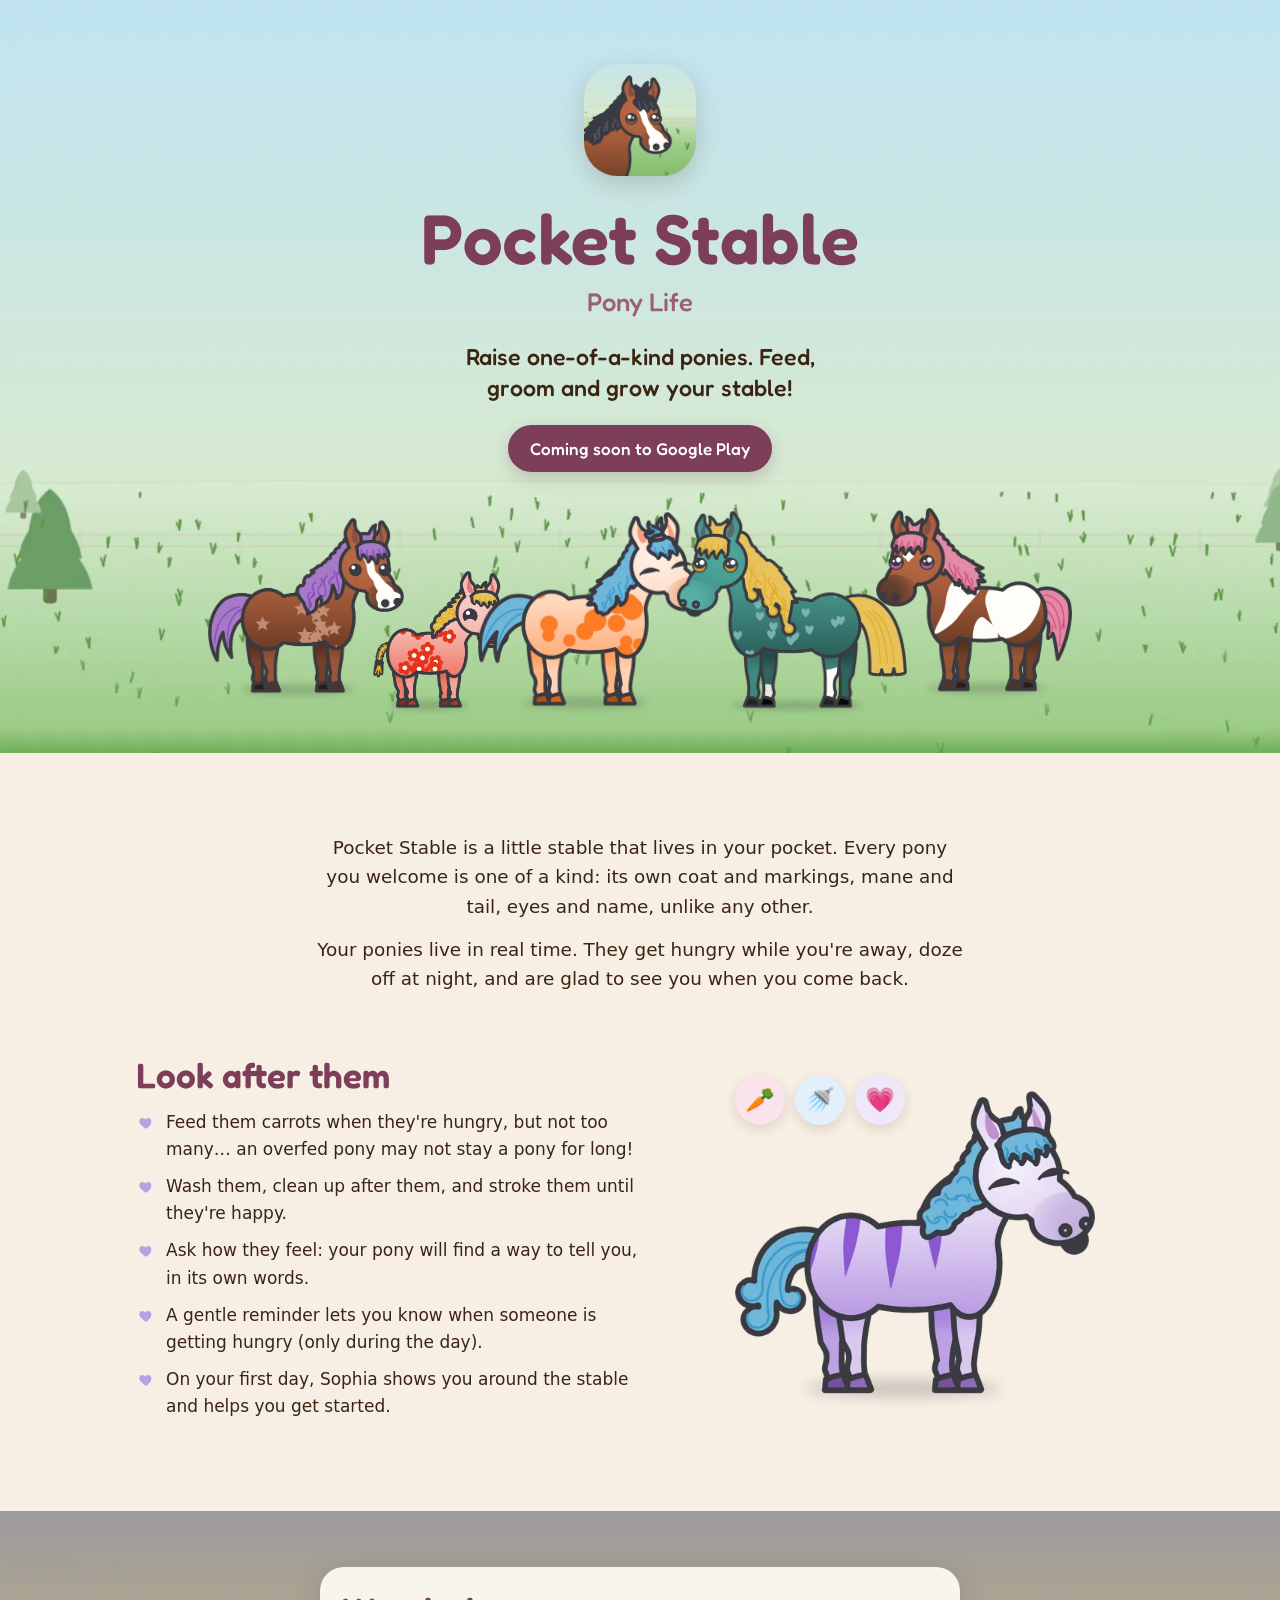
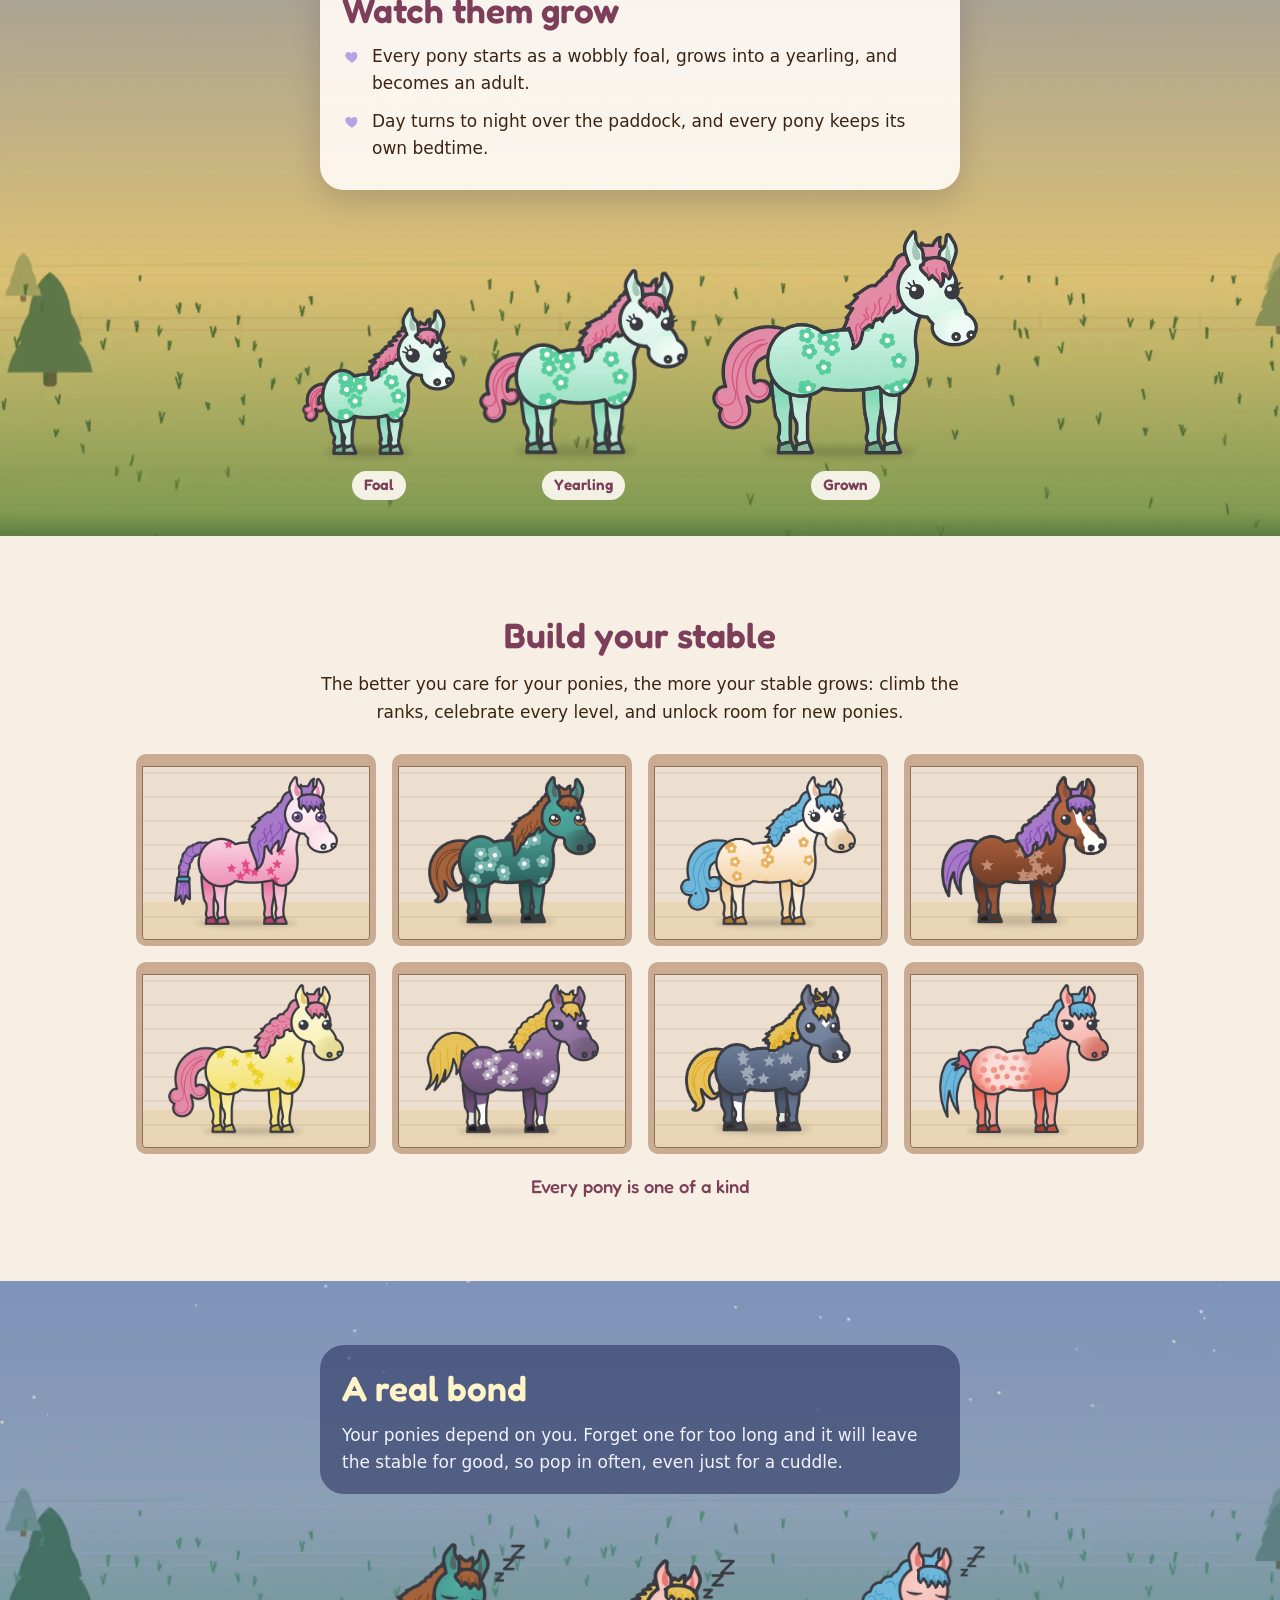
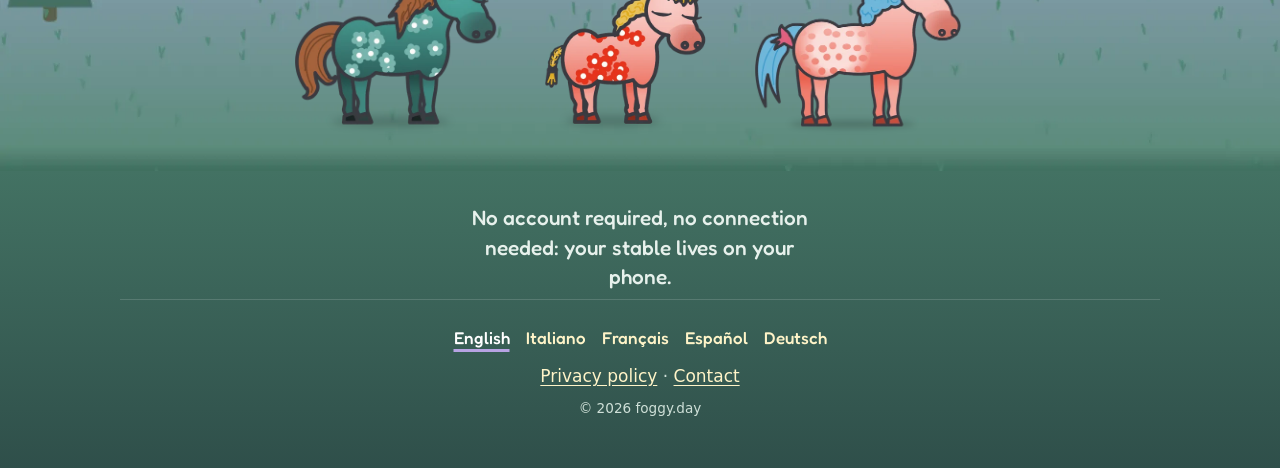
<file: docs/index.html>
<!doctype html>
<html lang="en">
<head>
  <meta charset="utf-8">
  <meta name="viewport" content="width=device-width, initial-scale=1">
  <title>Pocket Stable: Pony Life</title>
  <meta name="description" content="Raise one-of-a-kind ponies. Feed, groom and grow your stable!">
  <meta name="theme-color" content="#B7A3E3">
  <link rel="canonical" href="https://pocketstable.foggy.day/">
  <link rel="alternate" hreflang="en" href="https://pocketstable.foggy.day/">
  <link rel="alternate" hreflang="it" href="https://pocketstable.foggy.day/it/">
  <link rel="alternate" hreflang="fr" href="https://pocketstable.foggy.day/fr/">
  <link rel="alternate" hreflang="es" href="https://pocketstable.foggy.day/es/">
  <link rel="alternate" hreflang="de" href="https://pocketstable.foggy.day/de/">
  <link rel="alternate" hreflang="x-default" href="https://pocketstable.foggy.day/">
  <link rel="icon" href="favicon.png" type="image/png">
  <link rel="apple-touch-icon" href="apple-touch-icon.png">
  <link rel="preload" href="fonts/Fredoka.woff2" as="font" type="font/woff2" crossorigin>
  <link rel="stylesheet" href="style.css">
</head>
<body class="home">
  <header class="scene day hero">
    <div class="wrap hero-text">
      <img class="icon" src="img/icon.png" width="112" height="112" alt="">
      <h1>Pocket Stable</h1>
      <p class="sub">Pony Life</p>
      <p class="tagline">Raise one-of-a-kind ponies. Feed, groom and grow your stable!</p>
      <p class="soon">Coming soon to Google Play</p>
    </div>
    <div class="herd" aria-hidden="true">
      <img class="pony h1" src="img/pony/yearling-154.webp" alt="" loading="lazy" decoding="async"><img class="pony h2" src="img/pony/foal-536.webp" alt="" loading="lazy" decoding="async"><img class="pony h3" src="img/pony/yearling-21-happy.webp" alt="" loading="lazy" decoding="async"><img class="pony h4 flip" src="img/pony/adult-678.webp" alt="" loading="lazy" decoding="async"><img class="pony h5 flip" src="img/pony/yearling-238.webp" alt="" loading="lazy" decoding="async">
    </div>
  </header>

  <main>
    <section class="paper intro">
      <div class="wrap narrow">
        <p>Pocket Stable is a little stable that lives in your pocket. Every pony you welcome is one of a kind: its own coat and markings, mane and tail, eyes and name, unlike any other.</p><p>Your ponies live in real time. They get hungry while you&#x27;re away, doze off at night, and are glad to see you when you come back.</p>
      </div>
    </section>

    <section class="paper care">
      <div class="wrap split">
        <div>
          <h2>Look after them</h2>
          <ul><li>Feed them carrots when they&#x27;re hungry, but not too many… an overfed pony may not stay a pony for long!</li><li>Wash them, clean up after them, and stroke them until they&#x27;re happy.</li><li>Ask how they feel: your pony will find a way to tell you, in its own words.</li><li>A gentle reminder lets you know when someone is getting hungry (only during the day).</li><li>On your first day, Sophia shows you around the stable and helps you get started.</li></ul>
        </div>
        <figure class="care-art" aria-hidden="true">
          <div class="bubbles"><span class="bubble">🥕</span><span class="bubble b2">🚿</span><span class="bubble b3">💗</span></div>
          <img class="pony care-pony" src="img/pony/yearling-49-happy.webp" alt="" loading="lazy" decoding="async">
        </figure>
      </div>
    </section>

    <section class="scene sunset grow">
      <div class="wrap card">
        <h2>Watch them grow</h2>
        <ul><li>Every pony starts as a wobbly foal, grows into a yearling, and becomes an adult.</li><li>Day turns to night over the paddock, and every pony keeps its own bedtime.</li></ul>
      </div>
      <ol class="herd growth">
        <li class="g1"><img class="pony " src="img/pony/foal-144.webp" alt="" loading="lazy" decoding="async"><span>Foal</span></li>
        <li class="g2"><img class="pony " src="img/pony/yearling-144.webp" alt="" loading="lazy" decoding="async"><span>Yearling</span></li>
        <li class="g3"><img class="pony " src="img/pony/adult-144.webp" alt="" loading="lazy" decoding="async"><span>Grown</span></li>
      </ol>
    </section>

    <section class="paper stable">
      <div class="wrap narrow">
        <h2>Build your stable</h2>
        <p>The better you care for your ponies, the more your stable grows: climb the ranks, celebrate every level, and unlock room for new ponies.</p>
      </div>
      <ul class="boxes wrap" aria-label="Every pony is one of a kind">
        <li class="box"><img class="pony " src="img/pony/adult-656.webp" alt="" loading="lazy" decoding="async"></li><li class="box"><img class="pony " src="img/pony/yearling-112.webp" alt="" loading="lazy" decoding="async"></li><li class="box"><img class="pony " src="img/pony/adult-707.webp" alt="" loading="lazy" decoding="async"></li><li class="box"><img class="pony " src="img/pony/yearling-154.webp" alt="" loading="lazy" decoding="async"></li><li class="box"><img class="pony " src="img/pony/adult-750.webp" alt="" loading="lazy" decoding="async"></li><li class="box"><img class="pony " src="img/pony/adult-753.webp" alt="" loading="lazy" decoding="async"></li><li class="box"><img class="pony " src="img/pony/yearling-9.webp" alt="" loading="lazy" decoding="async"></li><li class="box"><img class="pony " src="img/pony/adult-779.webp" alt="" loading="lazy" decoding="async"></li>
      </ul>
      <p class="caption">Every pony is one of a kind</p>
    </section>

    <section class="scene night bond">
      <div class="wrap card dark">
        <h2>A real bond</h2>
        <p>Your ponies depend on you. Forget one for too long and it will leave the stable for good, so pop in often, even just for a cuddle.</p>
      </div>
      <div class="herd" aria-hidden="true">
        <img class="pony s1" src="img/pony/yearling-112-sleep.webp" alt="" loading="lazy" decoding="async"><img class="pony s2" src="img/pony/foal-536-sleep.webp" alt="" loading="lazy" decoding="async"><img class="pony s3" src="img/pony/adult-779-sleep.webp" alt="" loading="lazy" decoding="async">
      </div>
    </section>
  </main>

  <div class="night-tail">
    <p class="closing">No account required, no connection needed: your stable lives on your phone.</p>
  <footer class="site-footer">
    <nav class="langs" aria-label="Language"><span aria-current="true">English</span> <a href="it/" hreflang="it" lang="it">Italiano</a> <a href="fr/" hreflang="fr" lang="fr">Français</a> <a href="es/" hreflang="es" lang="es">Español</a> <a href="de/" hreflang="de" lang="de">Deutsch</a></nav>
    <p><a href="privacy.html">Privacy policy</a> · <a href="mailto:info@foggy.day">Contact</a></p>
    <p class="small">© 2026 foggy.day</p>
  </footer>
  </div>
</body>
</html>
</file>
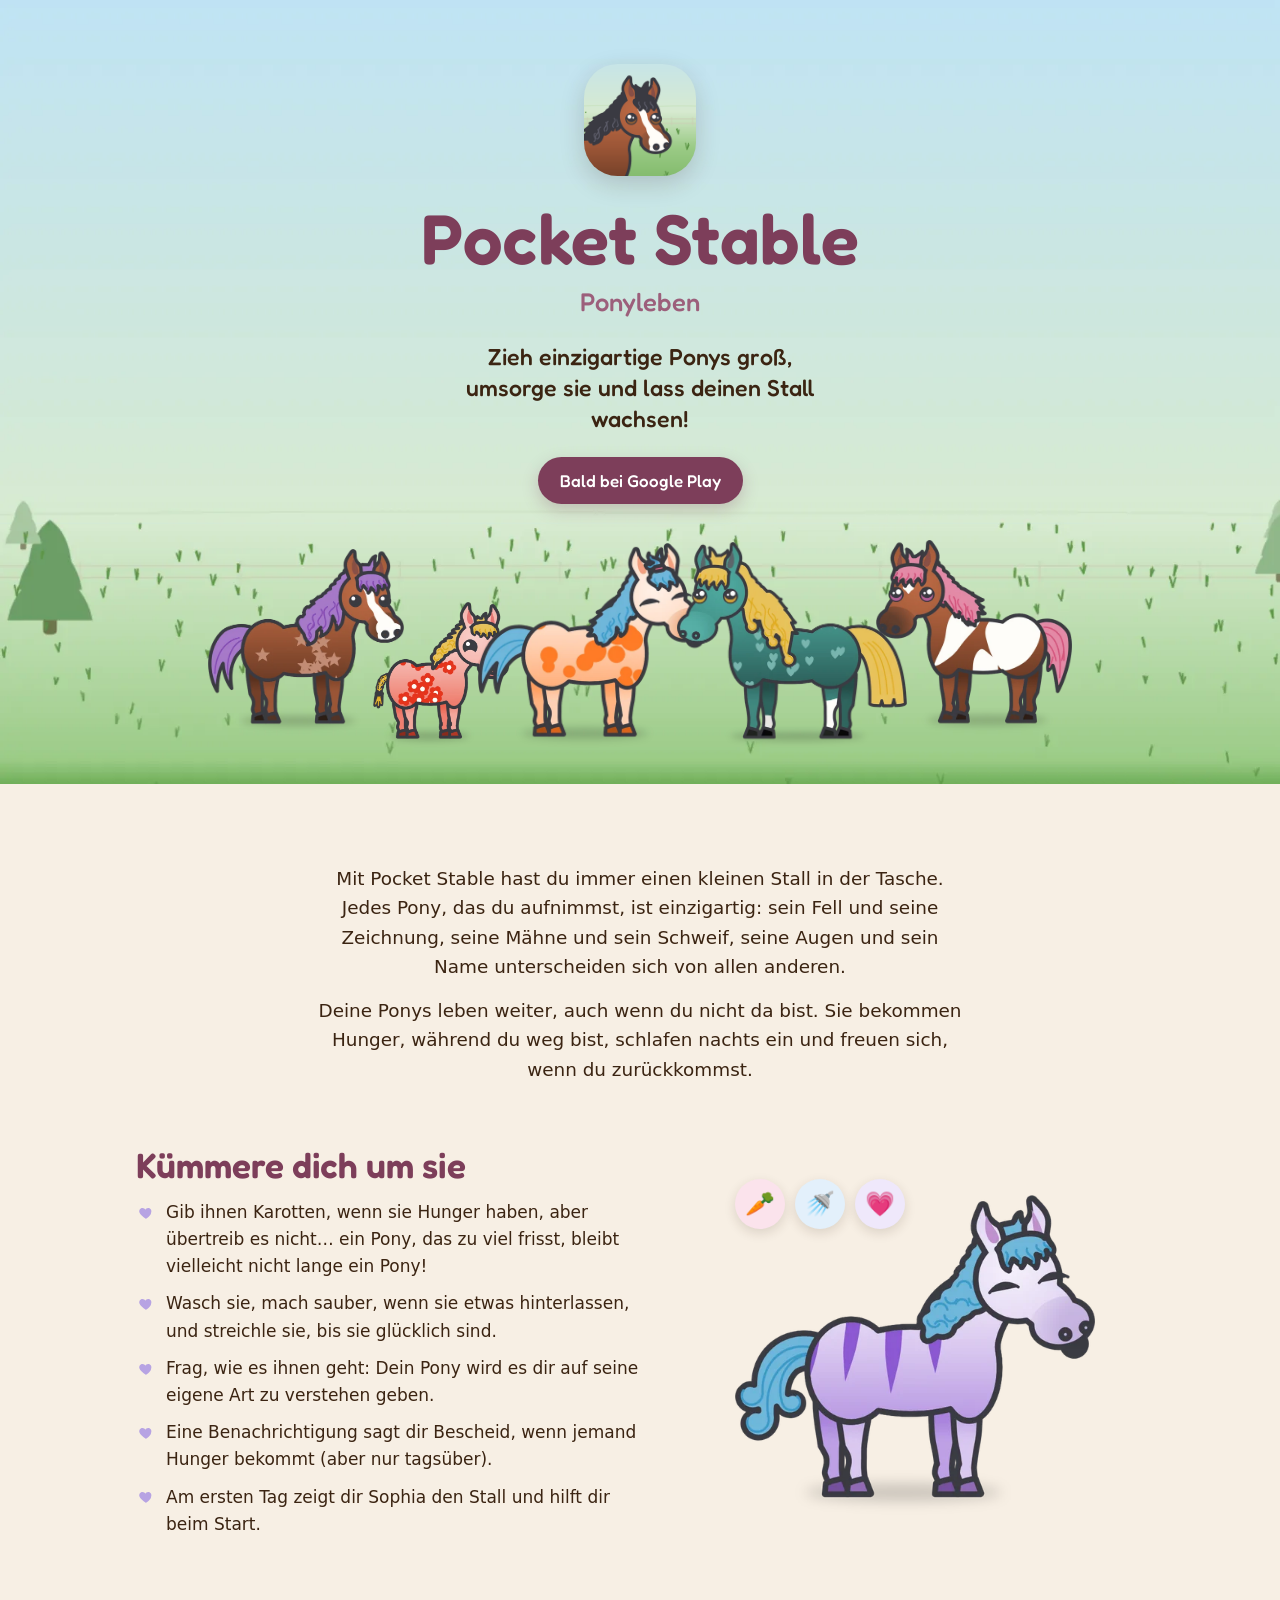
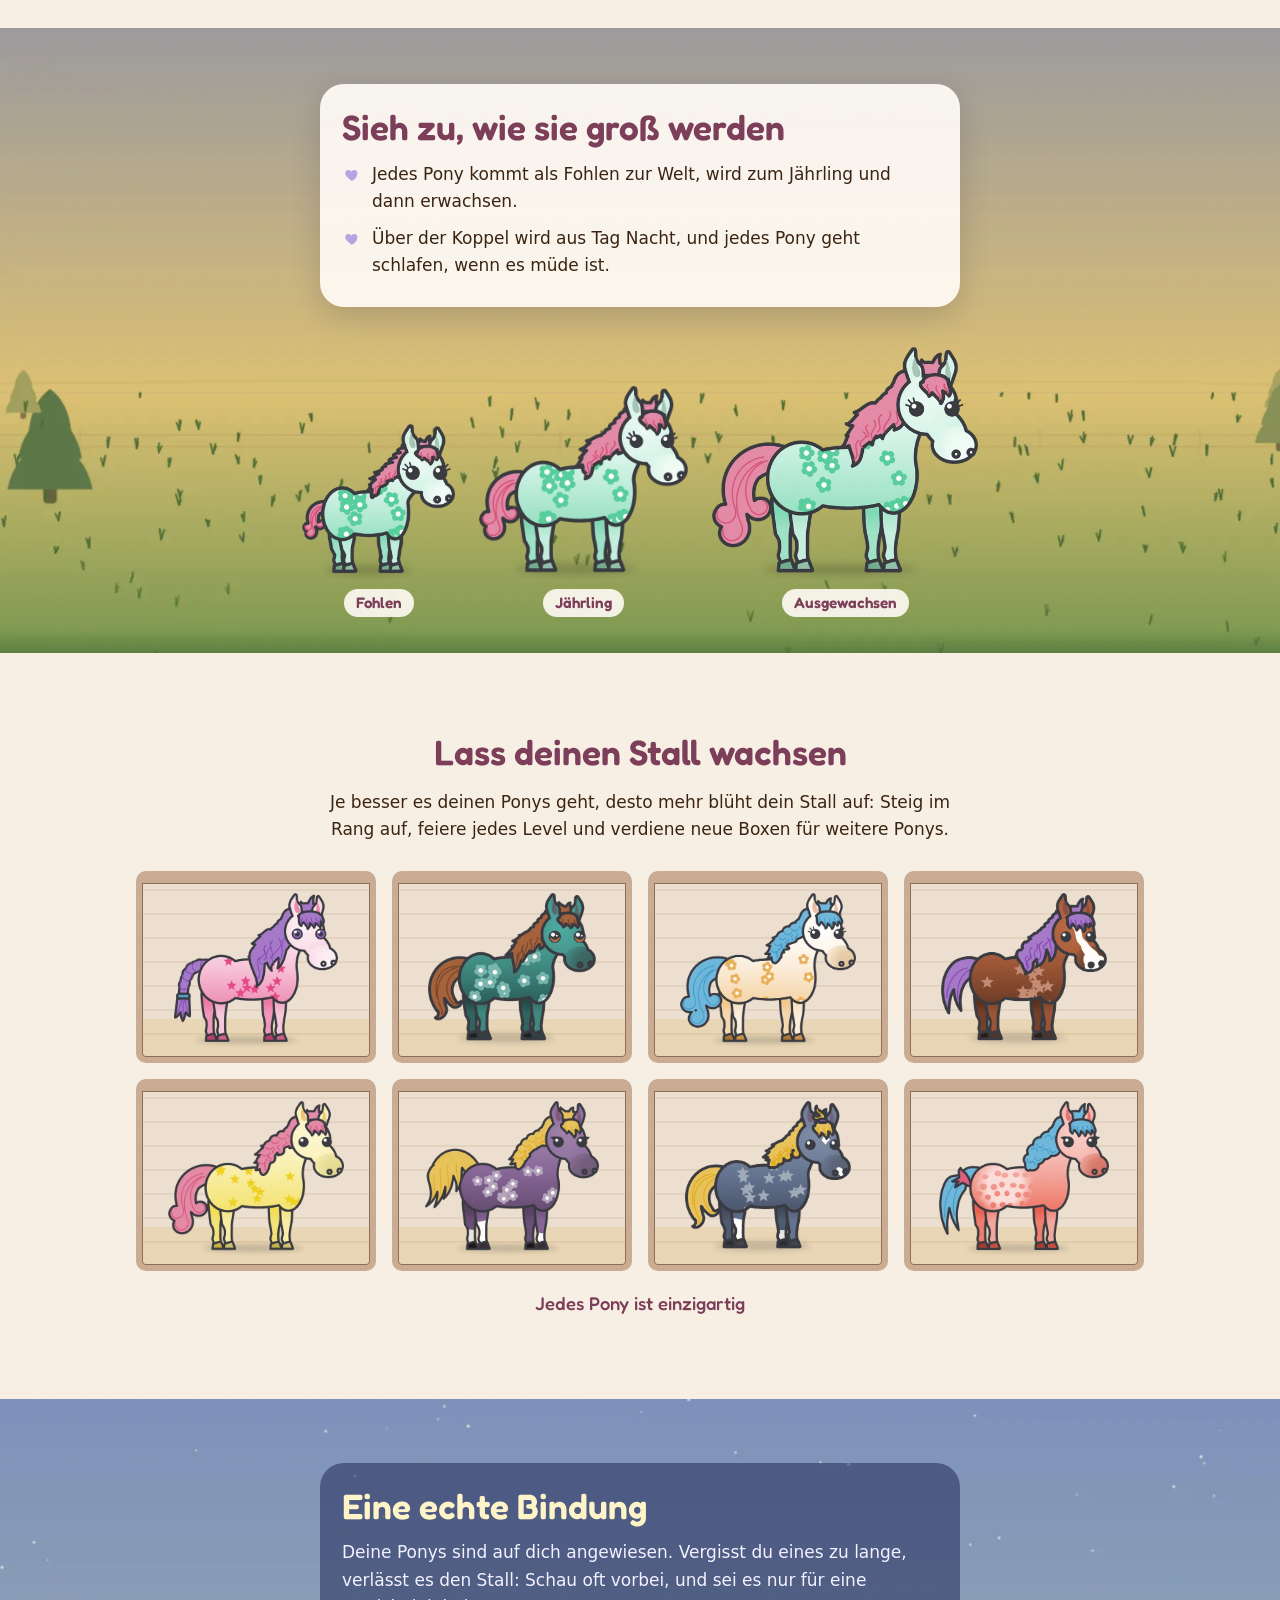
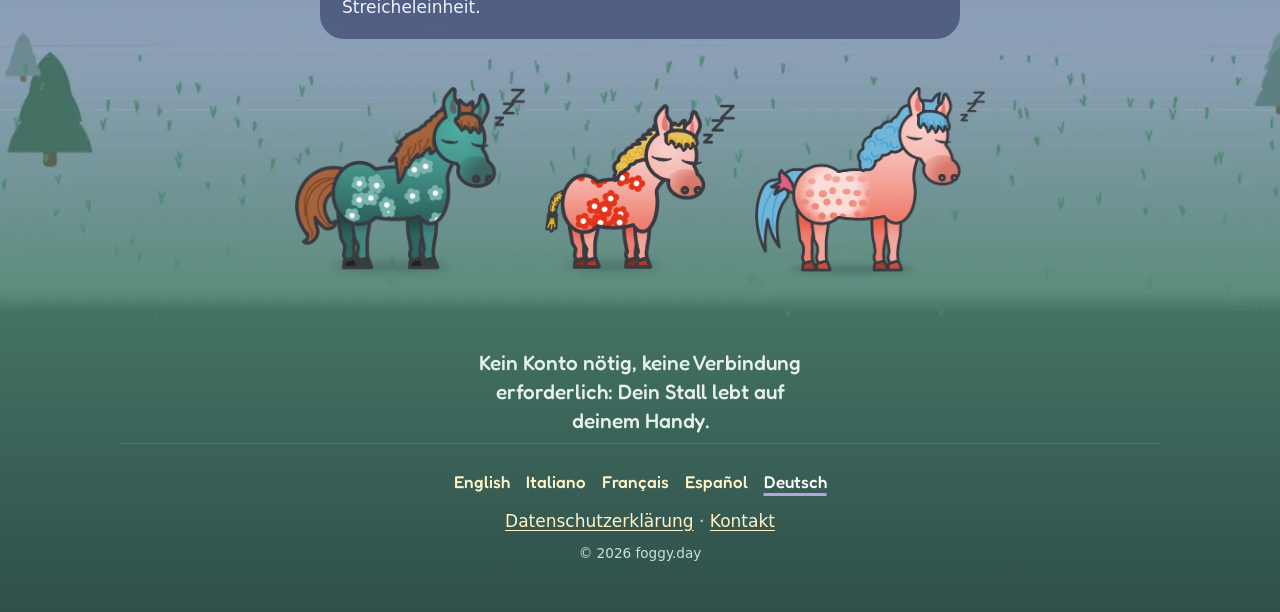
<file: docs/de/index.html>
<!doctype html>
<html lang="de">
<head>
  <meta charset="utf-8">
  <meta name="viewport" content="width=device-width, initial-scale=1">
  <title>Pocket Stable: Ponyleben</title>
  <meta name="description" content="Zieh einzigartige Ponys groß, umsorge sie und lass deinen Stall wachsen!">
  <meta name="theme-color" content="#B7A3E3">
  <link rel="canonical" href="https://pocketstable.foggy.day/de/">
  <link rel="alternate" hreflang="en" href="https://pocketstable.foggy.day/">
  <link rel="alternate" hreflang="it" href="https://pocketstable.foggy.day/it/">
  <link rel="alternate" hreflang="fr" href="https://pocketstable.foggy.day/fr/">
  <link rel="alternate" hreflang="es" href="https://pocketstable.foggy.day/es/">
  <link rel="alternate" hreflang="de" href="https://pocketstable.foggy.day/de/">
  <link rel="alternate" hreflang="x-default" href="https://pocketstable.foggy.day/">
  <link rel="icon" href="../favicon.png" type="image/png">
  <link rel="apple-touch-icon" href="../apple-touch-icon.png">
  <link rel="preload" href="../fonts/Fredoka.woff2" as="font" type="font/woff2" crossorigin>
  <link rel="stylesheet" href="../style.css">
</head>
<body class="home">
  <header class="scene day hero">
    <div class="wrap hero-text">
      <img class="icon" src="../img/icon.png" width="112" height="112" alt="">
      <h1>Pocket Stable</h1>
      <p class="sub">Ponyleben</p>
      <p class="tagline">Zieh einzigartige Ponys groß, umsorge sie und lass deinen Stall wachsen!</p>
      <p class="soon">Bald bei Google Play</p>
    </div>
    <div class="herd" aria-hidden="true">
      <img class="pony h1" src="../img/pony/yearling-154.webp" alt="" loading="lazy" decoding="async"><img class="pony h2" src="../img/pony/foal-536.webp" alt="" loading="lazy" decoding="async"><img class="pony h3" src="../img/pony/yearling-21-happy.webp" alt="" loading="lazy" decoding="async"><img class="pony h4 flip" src="../img/pony/adult-678.webp" alt="" loading="lazy" decoding="async"><img class="pony h5 flip" src="../img/pony/yearling-238.webp" alt="" loading="lazy" decoding="async">
    </div>
  </header>

  <main>
    <section class="paper intro">
      <div class="wrap narrow">
        <p>Mit Pocket Stable hast du immer einen kleinen Stall in der Tasche. Jedes Pony, das du aufnimmst, ist einzigartig: sein Fell und seine Zeichnung, seine Mähne und sein Schweif, seine Augen und sein Name unterscheiden sich von allen anderen.</p><p>Deine Ponys leben weiter, auch wenn du nicht da bist. Sie bekommen Hunger, während du weg bist, schlafen nachts ein und freuen sich, wenn du zurückkommst.</p>
      </div>
    </section>

    <section class="paper care">
      <div class="wrap split">
        <div>
          <h2>Kümmere dich um sie</h2>
          <ul><li>Gib ihnen Karotten, wenn sie Hunger haben, aber übertreib es nicht… ein Pony, das zu viel frisst, bleibt vielleicht nicht lange ein Pony!</li><li>Wasch sie, mach sauber, wenn sie etwas hinterlassen, und streichle sie, bis sie glücklich sind.</li><li>Frag, wie es ihnen geht: Dein Pony wird es dir auf seine eigene Art zu verstehen geben.</li><li>Eine Benachrichtigung sagt dir Bescheid, wenn jemand Hunger bekommt (aber nur tagsüber).</li><li>Am ersten Tag zeigt dir Sophia den Stall und hilft dir beim Start.</li></ul>
        </div>
        <figure class="care-art" aria-hidden="true">
          <div class="bubbles"><span class="bubble">🥕</span><span class="bubble b2">🚿</span><span class="bubble b3">💗</span></div>
          <img class="pony care-pony" src="../img/pony/yearling-49-happy.webp" alt="" loading="lazy" decoding="async">
        </figure>
      </div>
    </section>

    <section class="scene sunset grow">
      <div class="wrap card">
        <h2>Sieh zu, wie sie groß werden</h2>
        <ul><li>Jedes Pony kommt als Fohlen zur Welt, wird zum Jährling und dann erwachsen.</li><li>Über der Koppel wird aus Tag Nacht, und jedes Pony geht schlafen, wenn es müde ist.</li></ul>
      </div>
      <ol class="herd growth">
        <li class="g1"><img class="pony " src="../img/pony/foal-144.webp" alt="" loading="lazy" decoding="async"><span>Fohlen</span></li>
        <li class="g2"><img class="pony " src="../img/pony/yearling-144.webp" alt="" loading="lazy" decoding="async"><span>Jährling</span></li>
        <li class="g3"><img class="pony " src="../img/pony/adult-144.webp" alt="" loading="lazy" decoding="async"><span>Ausgewachsen</span></li>
      </ol>
    </section>

    <section class="paper stable">
      <div class="wrap narrow">
        <h2>Lass deinen Stall wachsen</h2>
        <p>Je besser es deinen Ponys geht, desto mehr blüht dein Stall auf: Steig im Rang auf, feiere jedes Level und verdiene neue Boxen für weitere Ponys.</p>
      </div>
      <ul class="boxes wrap" aria-label="Jedes Pony ist einzigartig">
        <li class="box"><img class="pony " src="../img/pony/adult-656.webp" alt="" loading="lazy" decoding="async"></li><li class="box"><img class="pony " src="../img/pony/yearling-112.webp" alt="" loading="lazy" decoding="async"></li><li class="box"><img class="pony " src="../img/pony/adult-707.webp" alt="" loading="lazy" decoding="async"></li><li class="box"><img class="pony " src="../img/pony/yearling-154.webp" alt="" loading="lazy" decoding="async"></li><li class="box"><img class="pony " src="../img/pony/adult-750.webp" alt="" loading="lazy" decoding="async"></li><li class="box"><img class="pony " src="../img/pony/adult-753.webp" alt="" loading="lazy" decoding="async"></li><li class="box"><img class="pony " src="../img/pony/yearling-9.webp" alt="" loading="lazy" decoding="async"></li><li class="box"><img class="pony " src="../img/pony/adult-779.webp" alt="" loading="lazy" decoding="async"></li>
      </ul>
      <p class="caption">Jedes Pony ist einzigartig</p>
    </section>

    <section class="scene night bond">
      <div class="wrap card dark">
        <h2>Eine echte Bindung</h2>
        <p>Deine Ponys sind auf dich angewiesen. Vergisst du eines zu lange, verlässt es den Stall: Schau oft vorbei, und sei es nur für eine Streicheleinheit.</p>
      </div>
      <div class="herd" aria-hidden="true">
        <img class="pony s1" src="../img/pony/yearling-112-sleep.webp" alt="" loading="lazy" decoding="async"><img class="pony s2" src="../img/pony/foal-536-sleep.webp" alt="" loading="lazy" decoding="async"><img class="pony s3" src="../img/pony/adult-779-sleep.webp" alt="" loading="lazy" decoding="async">
      </div>
    </section>
  </main>

  <div class="night-tail">
    <p class="closing">Kein Konto nötig, keine Verbindung erforderlich: Dein Stall lebt auf deinem Handy.</p>
  <footer class="site-footer">
    <nav class="langs" aria-label="Sprache"><a href="../" hreflang="en" lang="en">English</a> <a href="../it/" hreflang="it" lang="it">Italiano</a> <a href="../fr/" hreflang="fr" lang="fr">Français</a> <a href="../es/" hreflang="es" lang="es">Español</a> <span aria-current="true">Deutsch</span></nav>
    <p><a href="privacy.html">Datenschutzerklärung</a> · <a href="mailto:info@foggy.day">Kontakt</a></p>
    <p class="small">© 2026 foggy.day</p>
  </footer>
  </div>
</body>
</html>
</file>
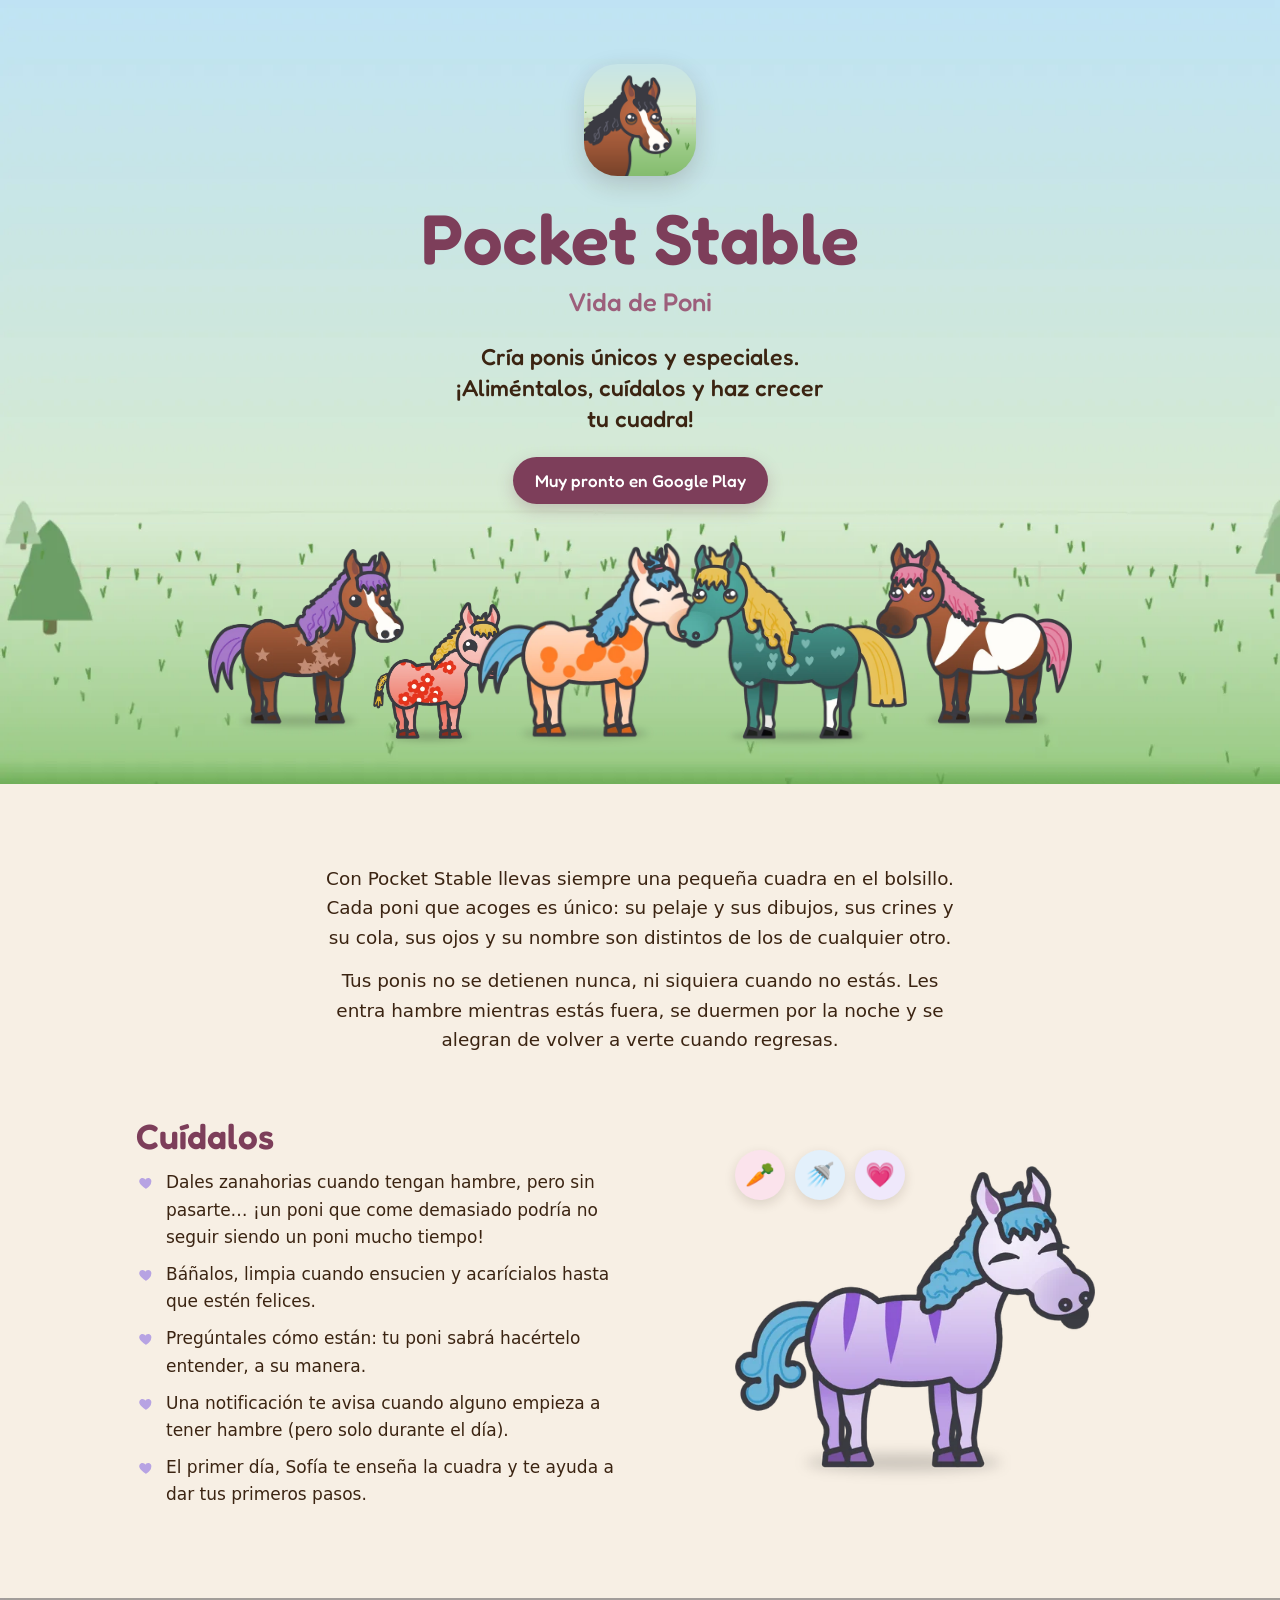
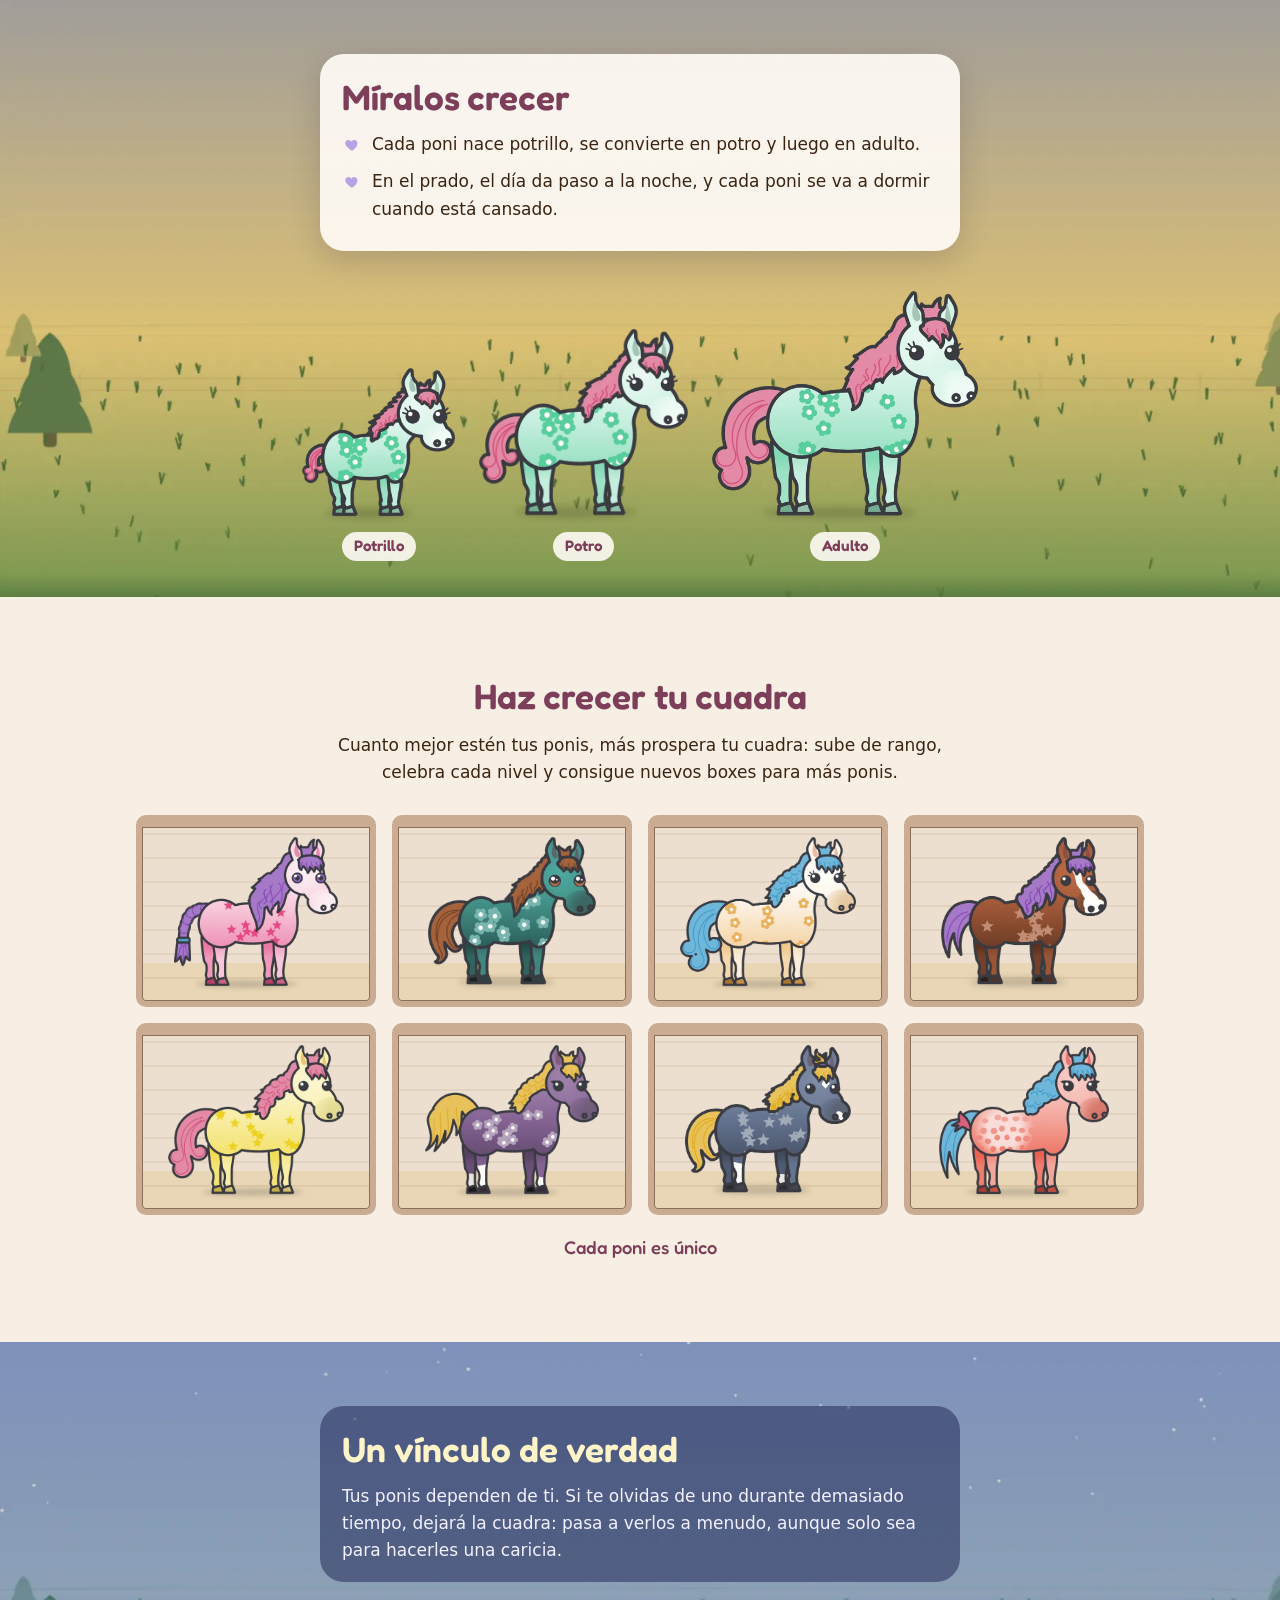
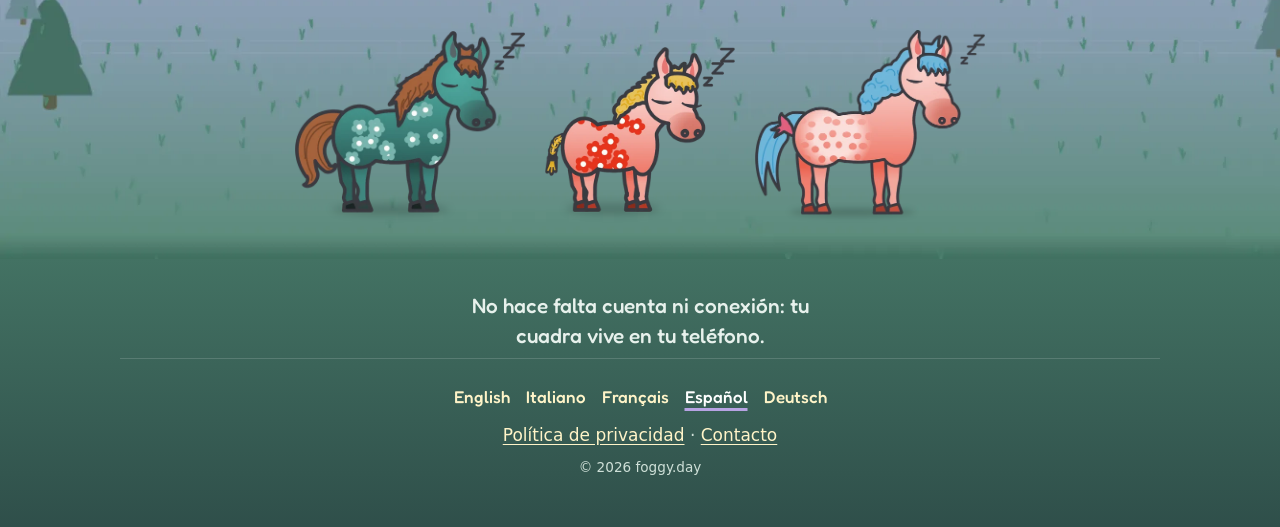
<file: docs/es/index.html>
<!doctype html>
<html lang="es">
<head>
  <meta charset="utf-8">
  <meta name="viewport" content="width=device-width, initial-scale=1">
  <title>Pocket Stable: Vida de Poni</title>
  <meta name="description" content="Cría ponis únicos y especiales. ¡Aliméntalos, cuídalos y haz crecer tu cuadra!">
  <meta name="theme-color" content="#B7A3E3">
  <link rel="canonical" href="https://pocketstable.foggy.day/es/">
  <link rel="alternate" hreflang="en" href="https://pocketstable.foggy.day/">
  <link rel="alternate" hreflang="it" href="https://pocketstable.foggy.day/it/">
  <link rel="alternate" hreflang="fr" href="https://pocketstable.foggy.day/fr/">
  <link rel="alternate" hreflang="es" href="https://pocketstable.foggy.day/es/">
  <link rel="alternate" hreflang="de" href="https://pocketstable.foggy.day/de/">
  <link rel="alternate" hreflang="x-default" href="https://pocketstable.foggy.day/">
  <link rel="icon" href="../favicon.png" type="image/png">
  <link rel="apple-touch-icon" href="../apple-touch-icon.png">
  <link rel="preload" href="../fonts/Fredoka.woff2" as="font" type="font/woff2" crossorigin>
  <link rel="stylesheet" href="../style.css">
</head>
<body class="home">
  <header class="scene day hero">
    <div class="wrap hero-text">
      <img class="icon" src="../img/icon.png" width="112" height="112" alt="">
      <h1>Pocket Stable</h1>
      <p class="sub">Vida de Poni</p>
      <p class="tagline">Cría ponis únicos y especiales. ¡Aliméntalos, cuídalos y haz crecer tu cuadra!</p>
      <p class="soon">Muy pronto en Google Play</p>
    </div>
    <div class="herd" aria-hidden="true">
      <img class="pony h1" src="../img/pony/yearling-154.webp" alt="" loading="lazy" decoding="async"><img class="pony h2" src="../img/pony/foal-536.webp" alt="" loading="lazy" decoding="async"><img class="pony h3" src="../img/pony/yearling-21-happy.webp" alt="" loading="lazy" decoding="async"><img class="pony h4 flip" src="../img/pony/adult-678.webp" alt="" loading="lazy" decoding="async"><img class="pony h5 flip" src="../img/pony/yearling-238.webp" alt="" loading="lazy" decoding="async">
    </div>
  </header>

  <main>
    <section class="paper intro">
      <div class="wrap narrow">
        <p>Con Pocket Stable llevas siempre una pequeña cuadra en el bolsillo. Cada poni que acoges es único: su pelaje y sus dibujos, sus crines y su cola, sus ojos y su nombre son distintos de los de cualquier otro.</p><p>Tus ponis no se detienen nunca, ni siquiera cuando no estás. Les entra hambre mientras estás fuera, se duermen por la noche y se alegran de volver a verte cuando regresas.</p>
      </div>
    </section>

    <section class="paper care">
      <div class="wrap split">
        <div>
          <h2>Cuídalos</h2>
          <ul><li>Dales zanahorias cuando tengan hambre, pero sin pasarte… ¡un poni que come demasiado podría no seguir siendo un poni mucho tiempo!</li><li>Báñalos, limpia cuando ensucien y acarícialos hasta que estén felices.</li><li>Pregúntales cómo están: tu poni sabrá hacértelo entender, a su manera.</li><li>Una notificación te avisa cuando alguno empieza a tener hambre (pero solo durante el día).</li><li>El primer día, Sofía te enseña la cuadra y te ayuda a dar tus primeros pasos.</li></ul>
        </div>
        <figure class="care-art" aria-hidden="true">
          <div class="bubbles"><span class="bubble">🥕</span><span class="bubble b2">🚿</span><span class="bubble b3">💗</span></div>
          <img class="pony care-pony" src="../img/pony/yearling-49-happy.webp" alt="" loading="lazy" decoding="async">
        </figure>
      </div>
    </section>

    <section class="scene sunset grow">
      <div class="wrap card">
        <h2>Míralos crecer</h2>
        <ul><li>Cada poni nace potrillo, se convierte en potro y luego en adulto.</li><li>En el prado, el día da paso a la noche, y cada poni se va a dormir cuando está cansado.</li></ul>
      </div>
      <ol class="herd growth">
        <li class="g1"><img class="pony " src="../img/pony/foal-144.webp" alt="" loading="lazy" decoding="async"><span>Potrillo</span></li>
        <li class="g2"><img class="pony " src="../img/pony/yearling-144.webp" alt="" loading="lazy" decoding="async"><span>Potro</span></li>
        <li class="g3"><img class="pony " src="../img/pony/adult-144.webp" alt="" loading="lazy" decoding="async"><span>Adulto</span></li>
      </ol>
    </section>

    <section class="paper stable">
      <div class="wrap narrow">
        <h2>Haz crecer tu cuadra</h2>
        <p>Cuanto mejor estén tus ponis, más prospera tu cuadra: sube de rango, celebra cada nivel y consigue nuevos boxes para más ponis.</p>
      </div>
      <ul class="boxes wrap" aria-label="Cada poni es único">
        <li class="box"><img class="pony " src="../img/pony/adult-656.webp" alt="" loading="lazy" decoding="async"></li><li class="box"><img class="pony " src="../img/pony/yearling-112.webp" alt="" loading="lazy" decoding="async"></li><li class="box"><img class="pony " src="../img/pony/adult-707.webp" alt="" loading="lazy" decoding="async"></li><li class="box"><img class="pony " src="../img/pony/yearling-154.webp" alt="" loading="lazy" decoding="async"></li><li class="box"><img class="pony " src="../img/pony/adult-750.webp" alt="" loading="lazy" decoding="async"></li><li class="box"><img class="pony " src="../img/pony/adult-753.webp" alt="" loading="lazy" decoding="async"></li><li class="box"><img class="pony " src="../img/pony/yearling-9.webp" alt="" loading="lazy" decoding="async"></li><li class="box"><img class="pony " src="../img/pony/adult-779.webp" alt="" loading="lazy" decoding="async"></li>
      </ul>
      <p class="caption">Cada poni es único</p>
    </section>

    <section class="scene night bond">
      <div class="wrap card dark">
        <h2>Un vínculo de verdad</h2>
        <p>Tus ponis dependen de ti. Si te olvidas de uno durante demasiado tiempo, dejará la cuadra: pasa a verlos a menudo, aunque solo sea para hacerles una caricia.</p>
      </div>
      <div class="herd" aria-hidden="true">
        <img class="pony s1" src="../img/pony/yearling-112-sleep.webp" alt="" loading="lazy" decoding="async"><img class="pony s2" src="../img/pony/foal-536-sleep.webp" alt="" loading="lazy" decoding="async"><img class="pony s3" src="../img/pony/adult-779-sleep.webp" alt="" loading="lazy" decoding="async">
      </div>
    </section>
  </main>

  <div class="night-tail">
    <p class="closing">No hace falta cuenta ni conexión: tu cuadra vive en tu teléfono.</p>
  <footer class="site-footer">
    <nav class="langs" aria-label="Idioma"><a href="../" hreflang="en" lang="en">English</a> <a href="../it/" hreflang="it" lang="it">Italiano</a> <a href="../fr/" hreflang="fr" lang="fr">Français</a> <span aria-current="true">Español</span> <a href="../de/" hreflang="de" lang="de">Deutsch</a></nav>
    <p><a href="privacy.html">Política de privacidad</a> · <a href="mailto:info@foggy.day">Contacto</a></p>
    <p class="small">© 2026 foggy.day</p>
  </footer>
  </div>
</body>
</html>
</file>
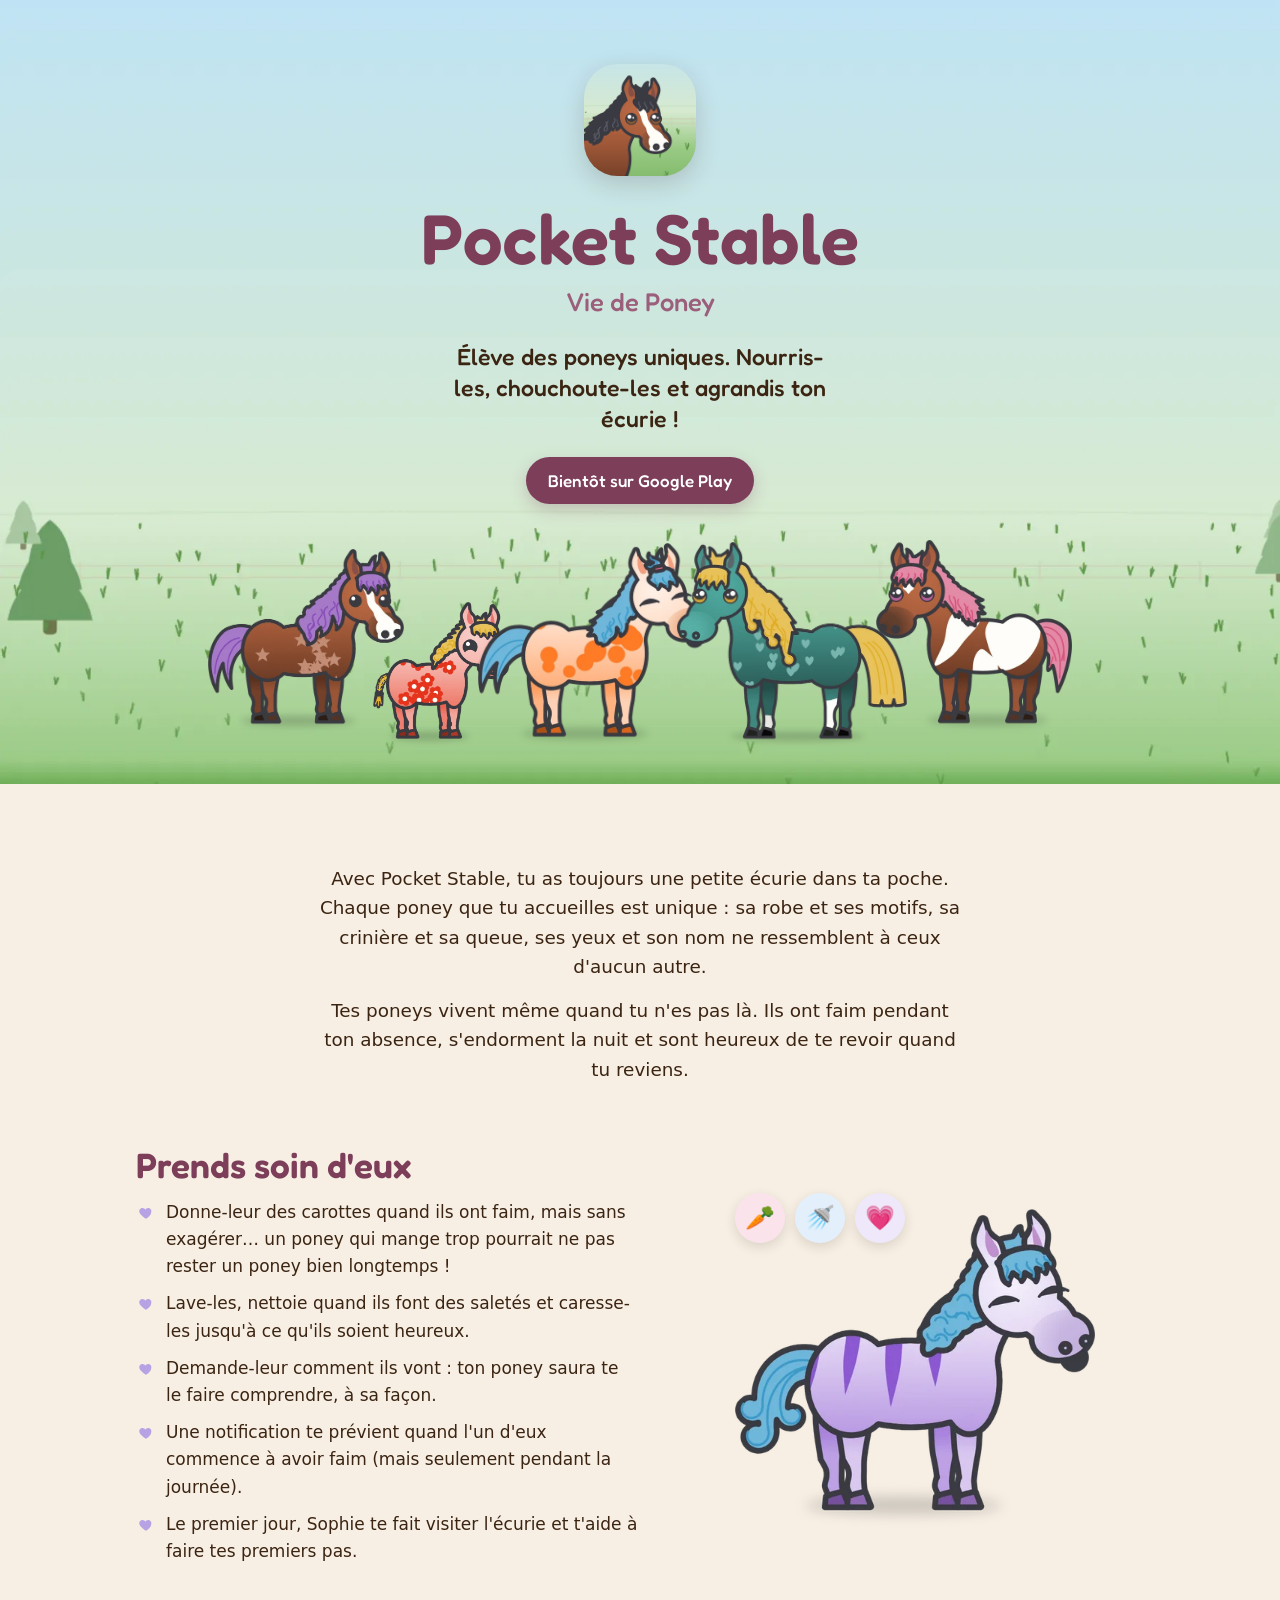
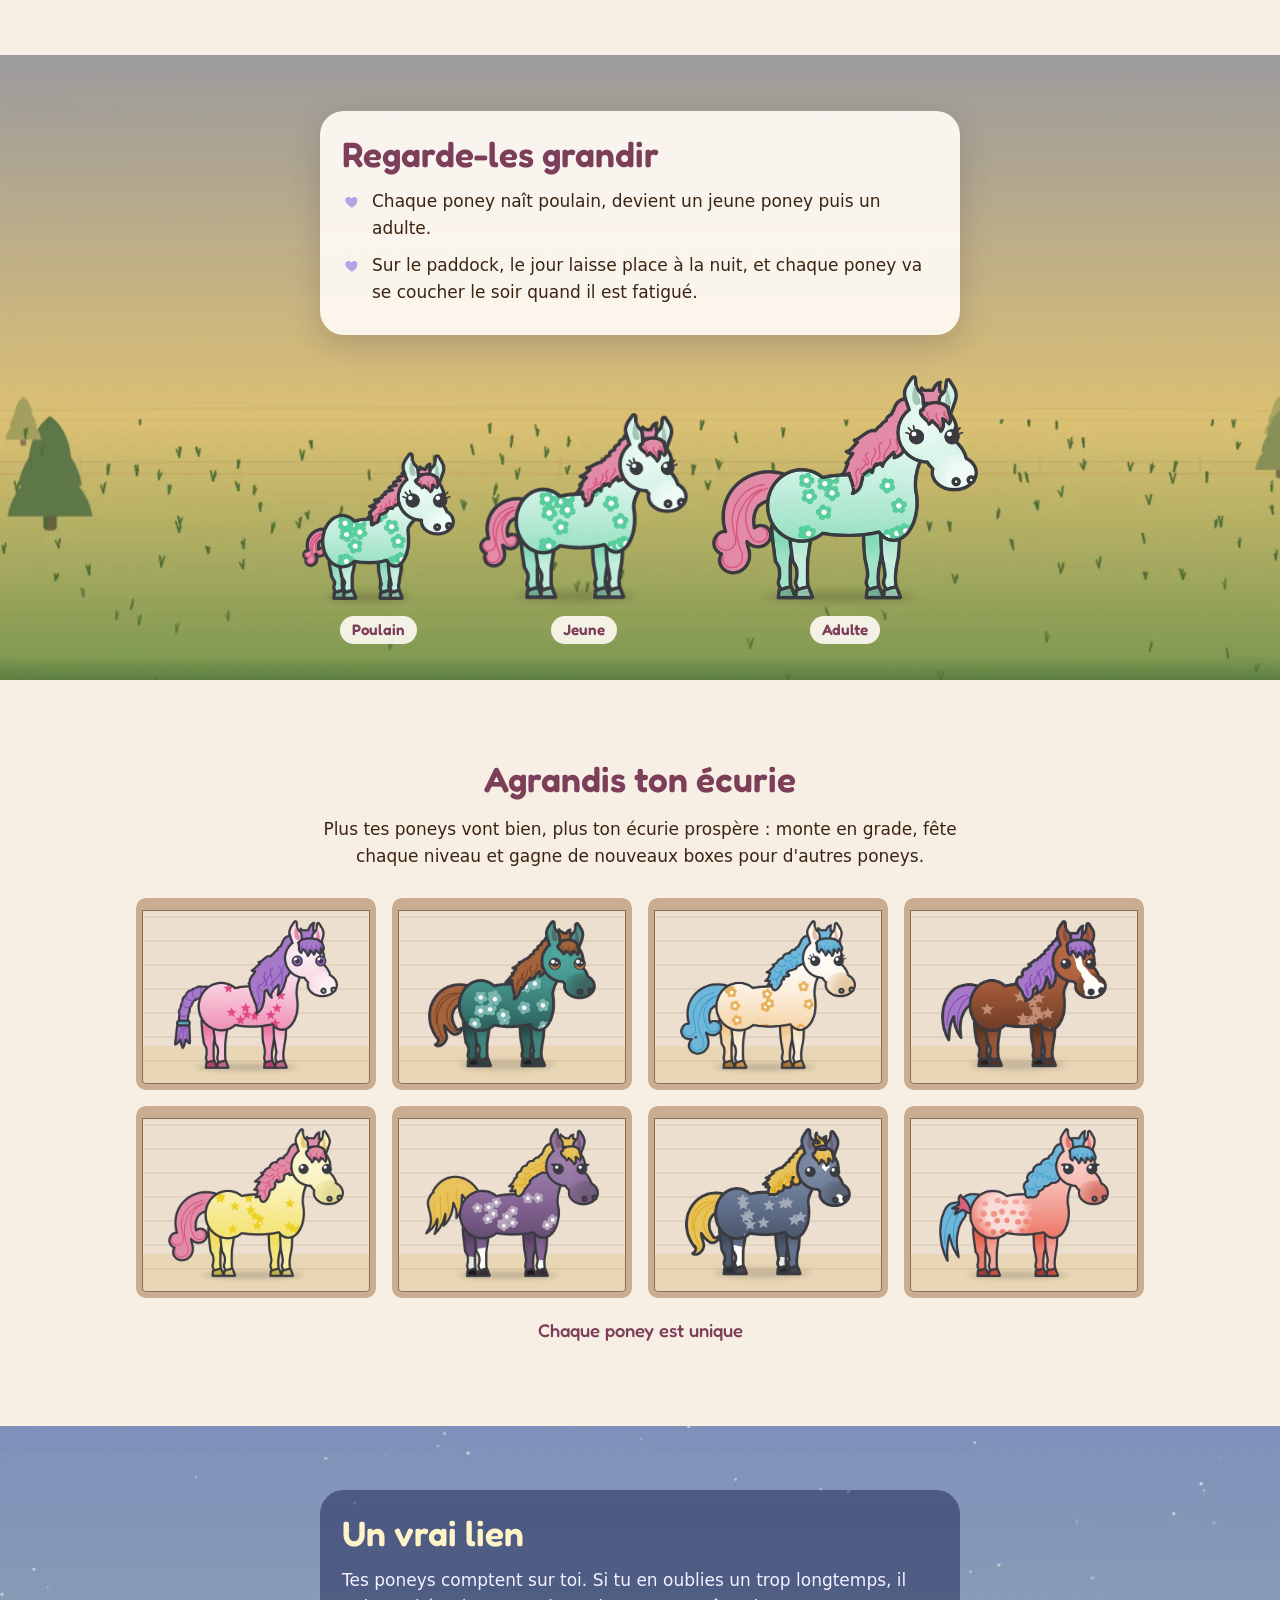
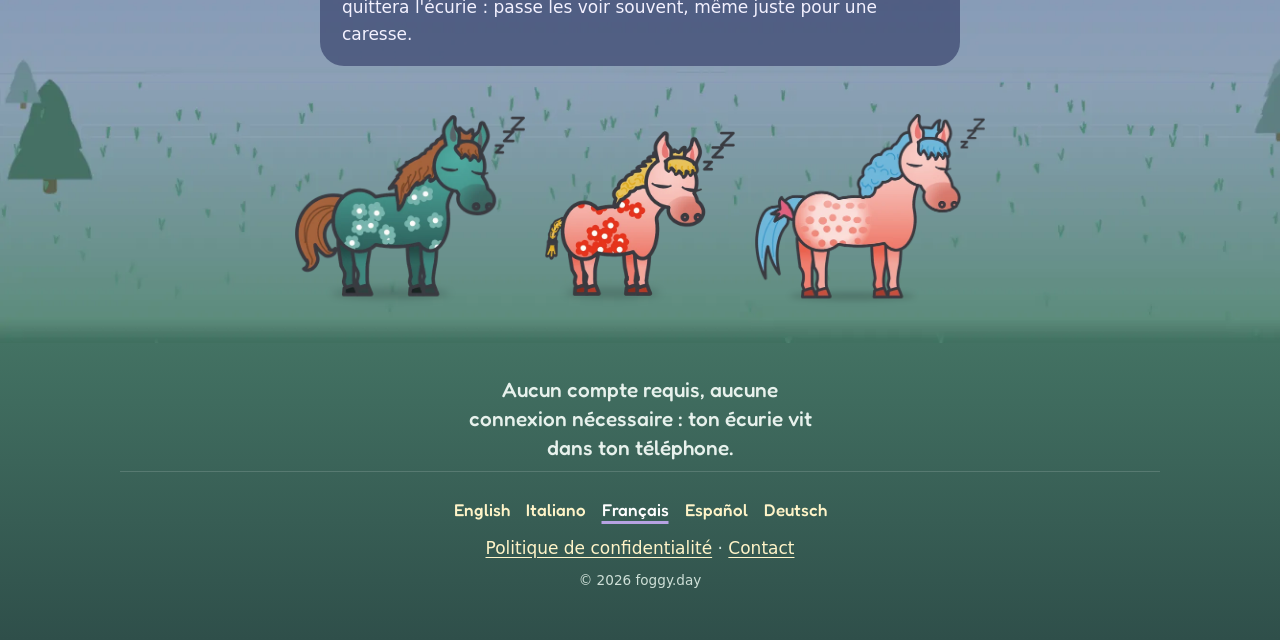
<file: docs/fr/index.html>
<!doctype html>
<html lang="fr">
<head>
  <meta charset="utf-8">
  <meta name="viewport" content="width=device-width, initial-scale=1">
  <title>Pocket Stable : Vie de Poney</title>
  <meta name="description" content="Élève des poneys uniques. Nourris-les, chouchoute-les et agrandis ton écurie !">
  <meta name="theme-color" content="#B7A3E3">
  <link rel="canonical" href="https://pocketstable.foggy.day/fr/">
  <link rel="alternate" hreflang="en" href="https://pocketstable.foggy.day/">
  <link rel="alternate" hreflang="it" href="https://pocketstable.foggy.day/it/">
  <link rel="alternate" hreflang="fr" href="https://pocketstable.foggy.day/fr/">
  <link rel="alternate" hreflang="es" href="https://pocketstable.foggy.day/es/">
  <link rel="alternate" hreflang="de" href="https://pocketstable.foggy.day/de/">
  <link rel="alternate" hreflang="x-default" href="https://pocketstable.foggy.day/">
  <link rel="icon" href="../favicon.png" type="image/png">
  <link rel="apple-touch-icon" href="../apple-touch-icon.png">
  <link rel="preload" href="../fonts/Fredoka.woff2" as="font" type="font/woff2" crossorigin>
  <link rel="stylesheet" href="../style.css">
</head>
<body class="home">
  <header class="scene day hero">
    <div class="wrap hero-text">
      <img class="icon" src="../img/icon.png" width="112" height="112" alt="">
      <h1>Pocket Stable</h1>
      <p class="sub">Vie de Poney</p>
      <p class="tagline">Élève des poneys uniques. Nourris-les, chouchoute-les et agrandis ton écurie !</p>
      <p class="soon">Bientôt sur Google Play</p>
    </div>
    <div class="herd" aria-hidden="true">
      <img class="pony h1" src="../img/pony/yearling-154.webp" alt="" loading="lazy" decoding="async"><img class="pony h2" src="../img/pony/foal-536.webp" alt="" loading="lazy" decoding="async"><img class="pony h3" src="../img/pony/yearling-21-happy.webp" alt="" loading="lazy" decoding="async"><img class="pony h4 flip" src="../img/pony/adult-678.webp" alt="" loading="lazy" decoding="async"><img class="pony h5 flip" src="../img/pony/yearling-238.webp" alt="" loading="lazy" decoding="async">
    </div>
  </header>

  <main>
    <section class="paper intro">
      <div class="wrap narrow">
        <p>Avec Pocket Stable, tu as toujours une petite écurie dans ta poche. Chaque poney que tu accueilles est unique : sa robe et ses motifs, sa crinière et sa queue, ses yeux et son nom ne ressemblent à ceux d&#x27;aucun autre.</p><p>Tes poneys vivent même quand tu n&#x27;es pas là. Ils ont faim pendant ton absence, s&#x27;endorment la nuit et sont heureux de te revoir quand tu reviens.</p>
      </div>
    </section>

    <section class="paper care">
      <div class="wrap split">
        <div>
          <h2>Prends soin d&#x27;eux</h2>
          <ul><li>Donne-leur des carottes quand ils ont faim, mais sans exagérer… un poney qui mange trop pourrait ne pas rester un poney bien longtemps !</li><li>Lave-les, nettoie quand ils font des saletés et caresse-les jusqu&#x27;à ce qu&#x27;ils soient heureux.</li><li>Demande-leur comment ils vont : ton poney saura te le faire comprendre, à sa façon.</li><li>Une notification te prévient quand l&#x27;un d&#x27;eux commence à avoir faim (mais seulement pendant la journée).</li><li>Le premier jour, Sophie te fait visiter l&#x27;écurie et t&#x27;aide à faire tes premiers pas.</li></ul>
        </div>
        <figure class="care-art" aria-hidden="true">
          <div class="bubbles"><span class="bubble">🥕</span><span class="bubble b2">🚿</span><span class="bubble b3">💗</span></div>
          <img class="pony care-pony" src="../img/pony/yearling-49-happy.webp" alt="" loading="lazy" decoding="async">
        </figure>
      </div>
    </section>

    <section class="scene sunset grow">
      <div class="wrap card">
        <h2>Regarde-les grandir</h2>
        <ul><li>Chaque poney naît poulain, devient un jeune poney puis un adulte.</li><li>Sur le paddock, le jour laisse place à la nuit, et chaque poney va se coucher le soir quand il est fatigué.</li></ul>
      </div>
      <ol class="herd growth">
        <li class="g1"><img class="pony " src="../img/pony/foal-144.webp" alt="" loading="lazy" decoding="async"><span>Poulain</span></li>
        <li class="g2"><img class="pony " src="../img/pony/yearling-144.webp" alt="" loading="lazy" decoding="async"><span>Jeune</span></li>
        <li class="g3"><img class="pony " src="../img/pony/adult-144.webp" alt="" loading="lazy" decoding="async"><span>Adulte</span></li>
      </ol>
    </section>

    <section class="paper stable">
      <div class="wrap narrow">
        <h2>Agrandis ton écurie</h2>
        <p>Plus tes poneys vont bien, plus ton écurie prospère : monte en grade, fête chaque niveau et gagne de nouveaux boxes pour d&#x27;autres poneys.</p>
      </div>
      <ul class="boxes wrap" aria-label="Chaque poney est unique">
        <li class="box"><img class="pony " src="../img/pony/adult-656.webp" alt="" loading="lazy" decoding="async"></li><li class="box"><img class="pony " src="../img/pony/yearling-112.webp" alt="" loading="lazy" decoding="async"></li><li class="box"><img class="pony " src="../img/pony/adult-707.webp" alt="" loading="lazy" decoding="async"></li><li class="box"><img class="pony " src="../img/pony/yearling-154.webp" alt="" loading="lazy" decoding="async"></li><li class="box"><img class="pony " src="../img/pony/adult-750.webp" alt="" loading="lazy" decoding="async"></li><li class="box"><img class="pony " src="../img/pony/adult-753.webp" alt="" loading="lazy" decoding="async"></li><li class="box"><img class="pony " src="../img/pony/yearling-9.webp" alt="" loading="lazy" decoding="async"></li><li class="box"><img class="pony " src="../img/pony/adult-779.webp" alt="" loading="lazy" decoding="async"></li>
      </ul>
      <p class="caption">Chaque poney est unique</p>
    </section>

    <section class="scene night bond">
      <div class="wrap card dark">
        <h2>Un vrai lien</h2>
        <p>Tes poneys comptent sur toi. Si tu en oublies un trop longtemps, il quittera l&#x27;écurie : passe les voir souvent, même juste pour une caresse.</p>
      </div>
      <div class="herd" aria-hidden="true">
        <img class="pony s1" src="../img/pony/yearling-112-sleep.webp" alt="" loading="lazy" decoding="async"><img class="pony s2" src="../img/pony/foal-536-sleep.webp" alt="" loading="lazy" decoding="async"><img class="pony s3" src="../img/pony/adult-779-sleep.webp" alt="" loading="lazy" decoding="async">
      </div>
    </section>
  </main>

  <div class="night-tail">
    <p class="closing">Aucun compte requis, aucune connexion nécessaire : ton écurie vit dans ton téléphone.</p>
  <footer class="site-footer">
    <nav class="langs" aria-label="Langue"><a href="../" hreflang="en" lang="en">English</a> <a href="../it/" hreflang="it" lang="it">Italiano</a> <span aria-current="true">Français</span> <a href="../es/" hreflang="es" lang="es">Español</a> <a href="../de/" hreflang="de" lang="de">Deutsch</a></nav>
    <p><a href="privacy.html">Politique de confidentialité</a> · <a href="mailto:info@foggy.day">Contact</a></p>
    <p class="small">© 2026 foggy.day</p>
  </footer>
  </div>
</body>
</html>
</file>
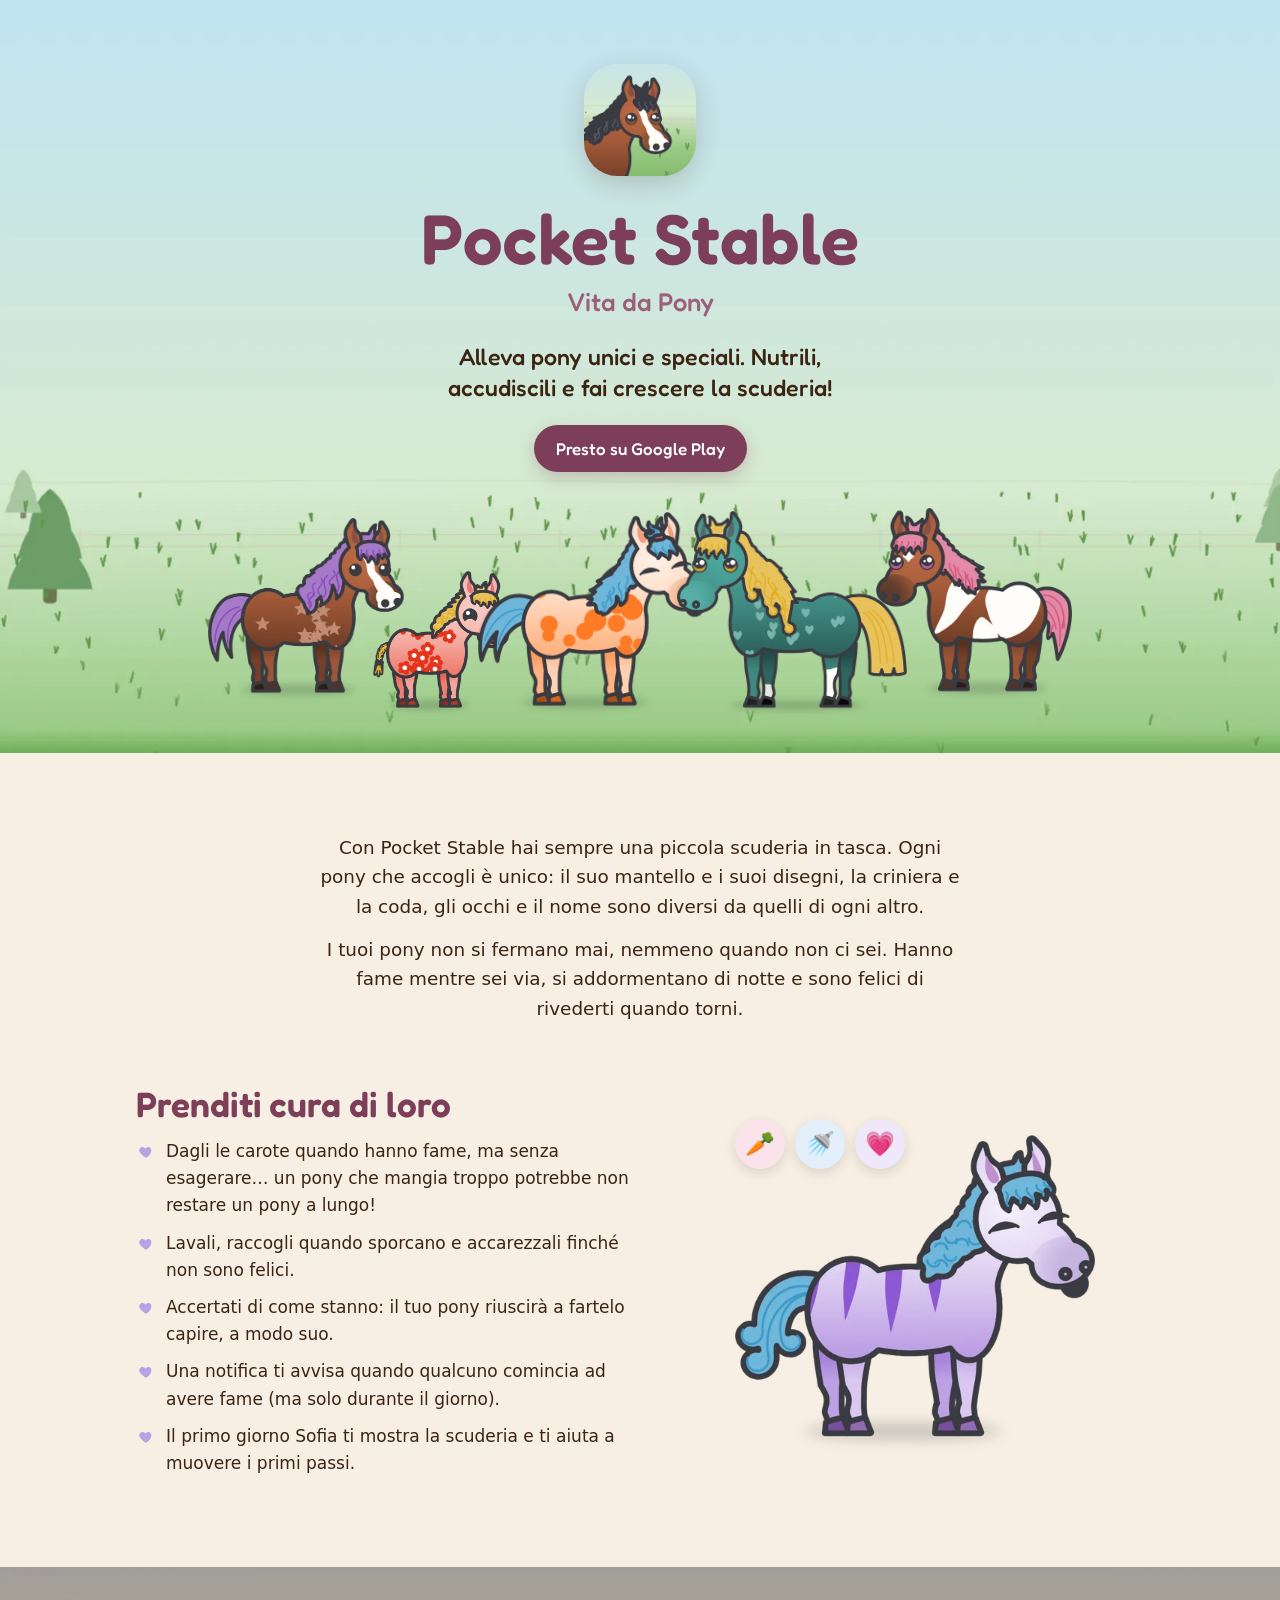
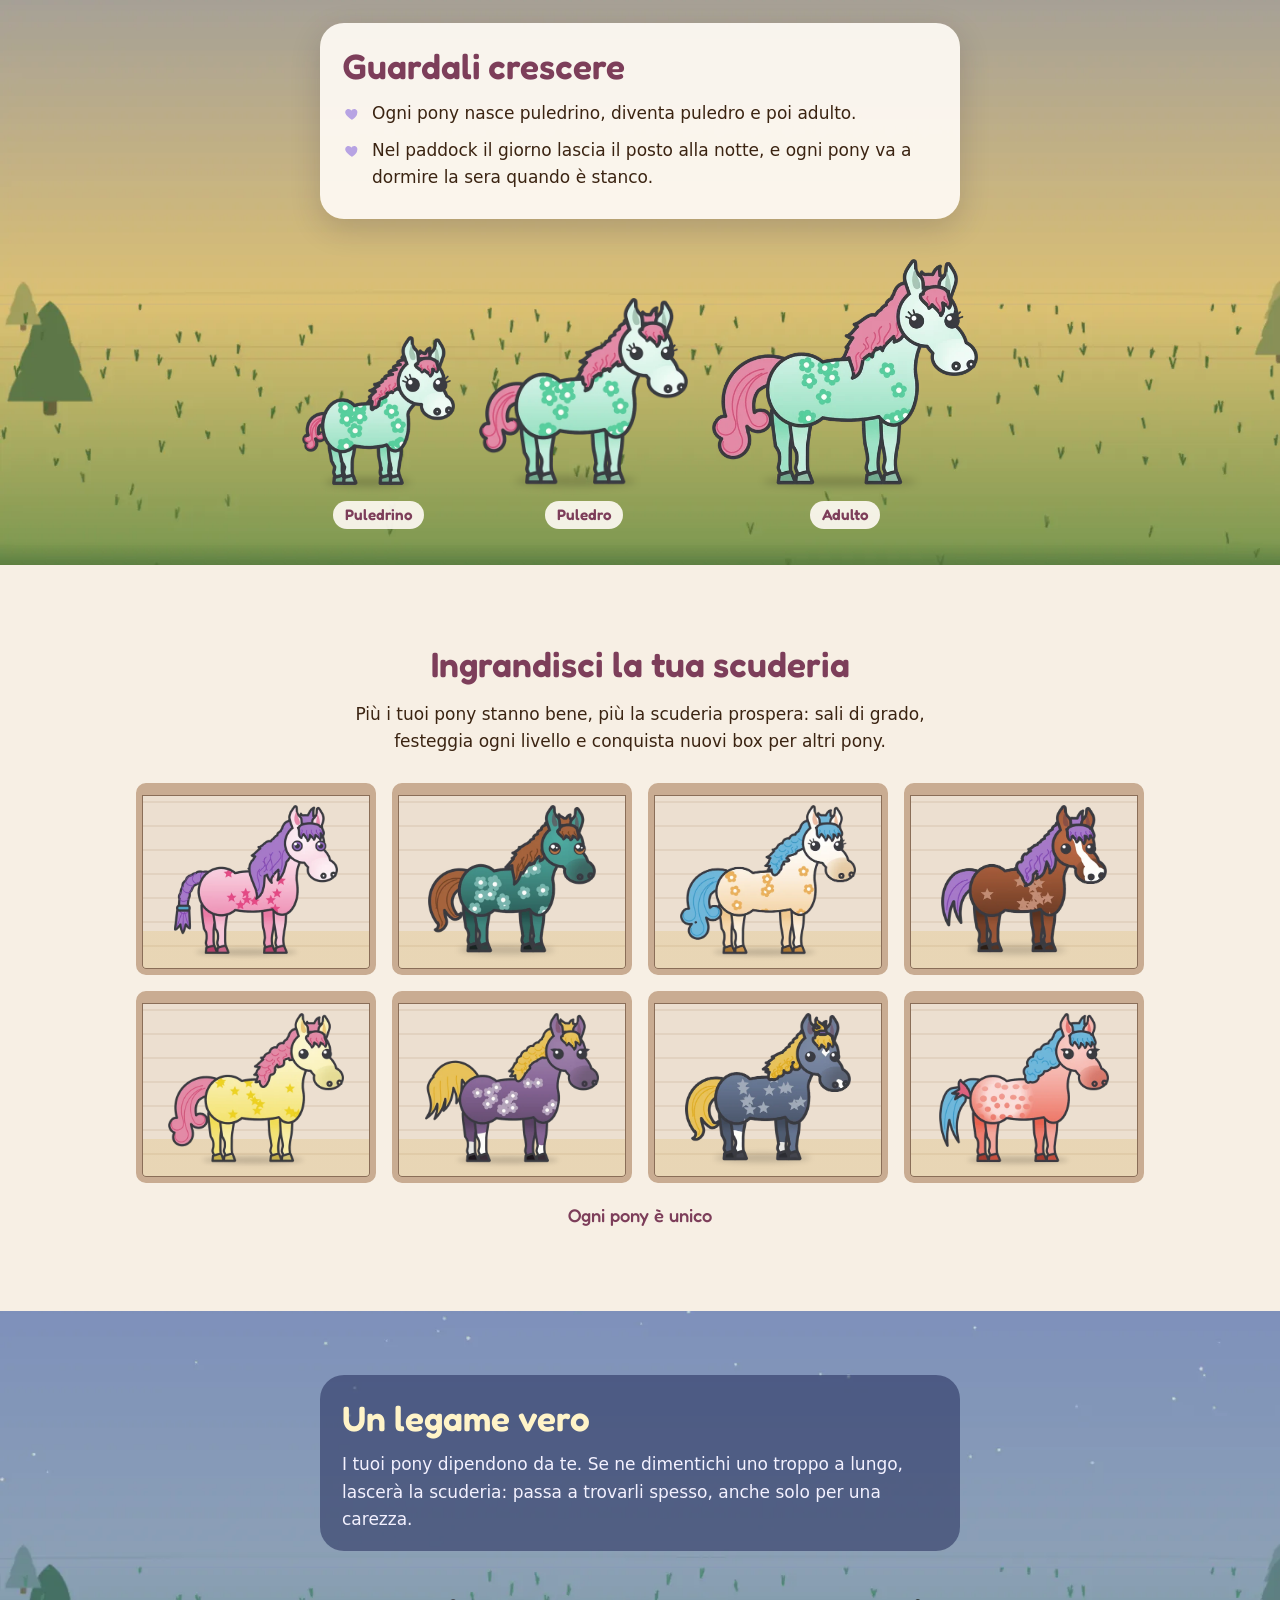
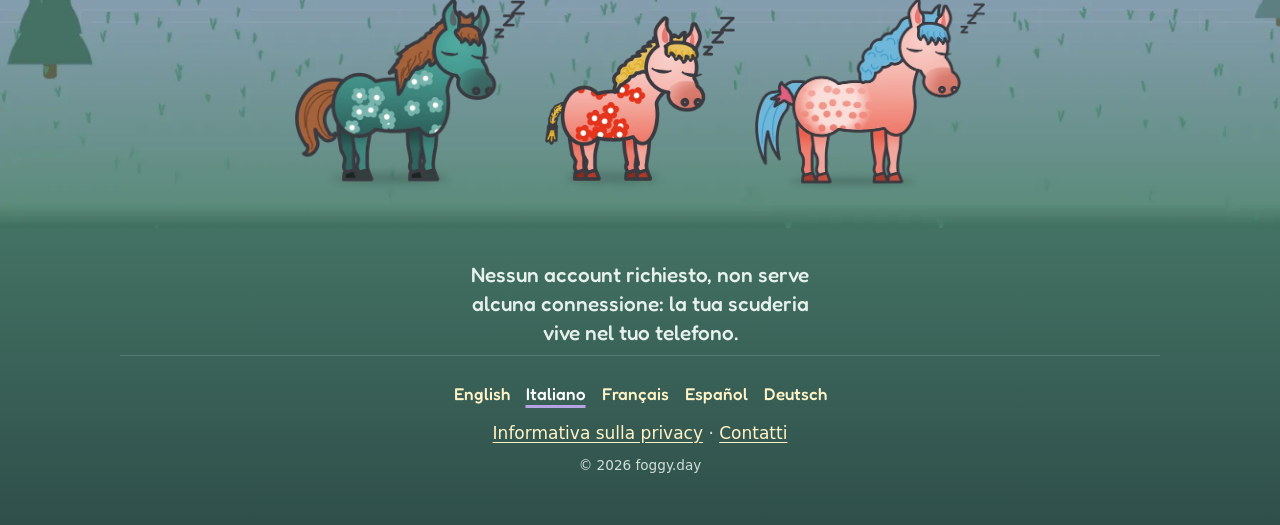
<file: docs/it/index.html>
<!doctype html>
<html lang="it">
<head>
  <meta charset="utf-8">
  <meta name="viewport" content="width=device-width, initial-scale=1">
  <title>Pocket Stable: Vita da Pony</title>
  <meta name="description" content="Alleva pony unici e speciali. Nutrili, accudiscili e fai crescere la scuderia!">
  <meta name="theme-color" content="#B7A3E3">
  <link rel="canonical" href="https://pocketstable.foggy.day/it/">
  <link rel="alternate" hreflang="en" href="https://pocketstable.foggy.day/">
  <link rel="alternate" hreflang="it" href="https://pocketstable.foggy.day/it/">
  <link rel="alternate" hreflang="fr" href="https://pocketstable.foggy.day/fr/">
  <link rel="alternate" hreflang="es" href="https://pocketstable.foggy.day/es/">
  <link rel="alternate" hreflang="de" href="https://pocketstable.foggy.day/de/">
  <link rel="alternate" hreflang="x-default" href="https://pocketstable.foggy.day/">
  <link rel="icon" href="../favicon.png" type="image/png">
  <link rel="apple-touch-icon" href="../apple-touch-icon.png">
  <link rel="preload" href="../fonts/Fredoka.woff2" as="font" type="font/woff2" crossorigin>
  <link rel="stylesheet" href="../style.css">
</head>
<body class="home">
  <header class="scene day hero">
    <div class="wrap hero-text">
      <img class="icon" src="../img/icon.png" width="112" height="112" alt="">
      <h1>Pocket Stable</h1>
      <p class="sub">Vita da Pony</p>
      <p class="tagline">Alleva pony unici e speciali. Nutrili, accudiscili e fai crescere la scuderia!</p>
      <p class="soon">Presto su Google Play</p>
    </div>
    <div class="herd" aria-hidden="true">
      <img class="pony h1" src="../img/pony/yearling-154.webp" alt="" loading="lazy" decoding="async"><img class="pony h2" src="../img/pony/foal-536.webp" alt="" loading="lazy" decoding="async"><img class="pony h3" src="../img/pony/yearling-21-happy.webp" alt="" loading="lazy" decoding="async"><img class="pony h4 flip" src="../img/pony/adult-678.webp" alt="" loading="lazy" decoding="async"><img class="pony h5 flip" src="../img/pony/yearling-238.webp" alt="" loading="lazy" decoding="async">
    </div>
  </header>

  <main>
    <section class="paper intro">
      <div class="wrap narrow">
        <p>Con Pocket Stable hai sempre una piccola scuderia in tasca. Ogni pony che accogli è unico: il suo mantello e i suoi disegni, la criniera e la coda, gli occhi e il nome sono diversi da quelli di ogni altro.</p><p>I tuoi pony non si fermano mai, nemmeno quando non ci sei. Hanno fame mentre sei via, si addormentano di notte e sono felici di rivederti quando torni.</p>
      </div>
    </section>

    <section class="paper care">
      <div class="wrap split">
        <div>
          <h2>Prenditi cura di loro</h2>
          <ul><li>Dagli le carote quando hanno fame, ma senza esagerare… un pony che mangia troppo potrebbe non restare un pony a lungo!</li><li>Lavali, raccogli quando sporcano e accarezzali finché non sono felici.</li><li>Accertati di come stanno: il tuo pony riuscirà a fartelo capire, a modo suo.</li><li>Una notifica ti avvisa quando qualcuno comincia ad avere fame (ma solo durante il giorno).</li><li>Il primo giorno Sofia ti mostra la scuderia e ti aiuta a muovere i primi passi.</li></ul>
        </div>
        <figure class="care-art" aria-hidden="true">
          <div class="bubbles"><span class="bubble">🥕</span><span class="bubble b2">🚿</span><span class="bubble b3">💗</span></div>
          <img class="pony care-pony" src="../img/pony/yearling-49-happy.webp" alt="" loading="lazy" decoding="async">
        </figure>
      </div>
    </section>

    <section class="scene sunset grow">
      <div class="wrap card">
        <h2>Guardali crescere</h2>
        <ul><li>Ogni pony nasce puledrino, diventa puledro e poi adulto.</li><li>Nel paddock il giorno lascia il posto alla notte, e ogni pony va a dormire la sera quando è stanco.</li></ul>
      </div>
      <ol class="herd growth">
        <li class="g1"><img class="pony " src="../img/pony/foal-144.webp" alt="" loading="lazy" decoding="async"><span>Puledrino</span></li>
        <li class="g2"><img class="pony " src="../img/pony/yearling-144.webp" alt="" loading="lazy" decoding="async"><span>Puledro</span></li>
        <li class="g3"><img class="pony " src="../img/pony/adult-144.webp" alt="" loading="lazy" decoding="async"><span>Adulto</span></li>
      </ol>
    </section>

    <section class="paper stable">
      <div class="wrap narrow">
        <h2>Ingrandisci la tua scuderia</h2>
        <p>Più i tuoi pony stanno bene, più la scuderia prospera: sali di grado, festeggia ogni livello e conquista nuovi box per altri pony.</p>
      </div>
      <ul class="boxes wrap" aria-label="Ogni pony è unico">
        <li class="box"><img class="pony " src="../img/pony/adult-656.webp" alt="" loading="lazy" decoding="async"></li><li class="box"><img class="pony " src="../img/pony/yearling-112.webp" alt="" loading="lazy" decoding="async"></li><li class="box"><img class="pony " src="../img/pony/adult-707.webp" alt="" loading="lazy" decoding="async"></li><li class="box"><img class="pony " src="../img/pony/yearling-154.webp" alt="" loading="lazy" decoding="async"></li><li class="box"><img class="pony " src="../img/pony/adult-750.webp" alt="" loading="lazy" decoding="async"></li><li class="box"><img class="pony " src="../img/pony/adult-753.webp" alt="" loading="lazy" decoding="async"></li><li class="box"><img class="pony " src="../img/pony/yearling-9.webp" alt="" loading="lazy" decoding="async"></li><li class="box"><img class="pony " src="../img/pony/adult-779.webp" alt="" loading="lazy" decoding="async"></li>
      </ul>
      <p class="caption">Ogni pony è unico</p>
    </section>

    <section class="scene night bond">
      <div class="wrap card dark">
        <h2>Un legame vero</h2>
        <p>I tuoi pony dipendono da te. Se ne dimentichi uno troppo a lungo, lascerà la scuderia: passa a trovarli spesso, anche solo per una carezza.</p>
      </div>
      <div class="herd" aria-hidden="true">
        <img class="pony s1" src="../img/pony/yearling-112-sleep.webp" alt="" loading="lazy" decoding="async"><img class="pony s2" src="../img/pony/foal-536-sleep.webp" alt="" loading="lazy" decoding="async"><img class="pony s3" src="../img/pony/adult-779-sleep.webp" alt="" loading="lazy" decoding="async">
      </div>
    </section>
  </main>

  <div class="night-tail">
    <p class="closing">Nessun account richiesto, non serve alcuna connessione: la tua scuderia vive nel tuo telefono.</p>
  <footer class="site-footer">
    <nav class="langs" aria-label="Lingua"><a href="../" hreflang="en" lang="en">English</a> <span aria-current="true">Italiano</span> <a href="../fr/" hreflang="fr" lang="fr">Français</a> <a href="../es/" hreflang="es" lang="es">Español</a> <a href="../de/" hreflang="de" lang="de">Deutsch</a></nav>
    <p><a href="privacy.html">Informativa sulla privacy</a> · <a href="mailto:info@foggy.day">Contatti</a></p>
    <p class="small">© 2026 foggy.day</p>
  </footer>
  </div>
</body>
</html>
</file>
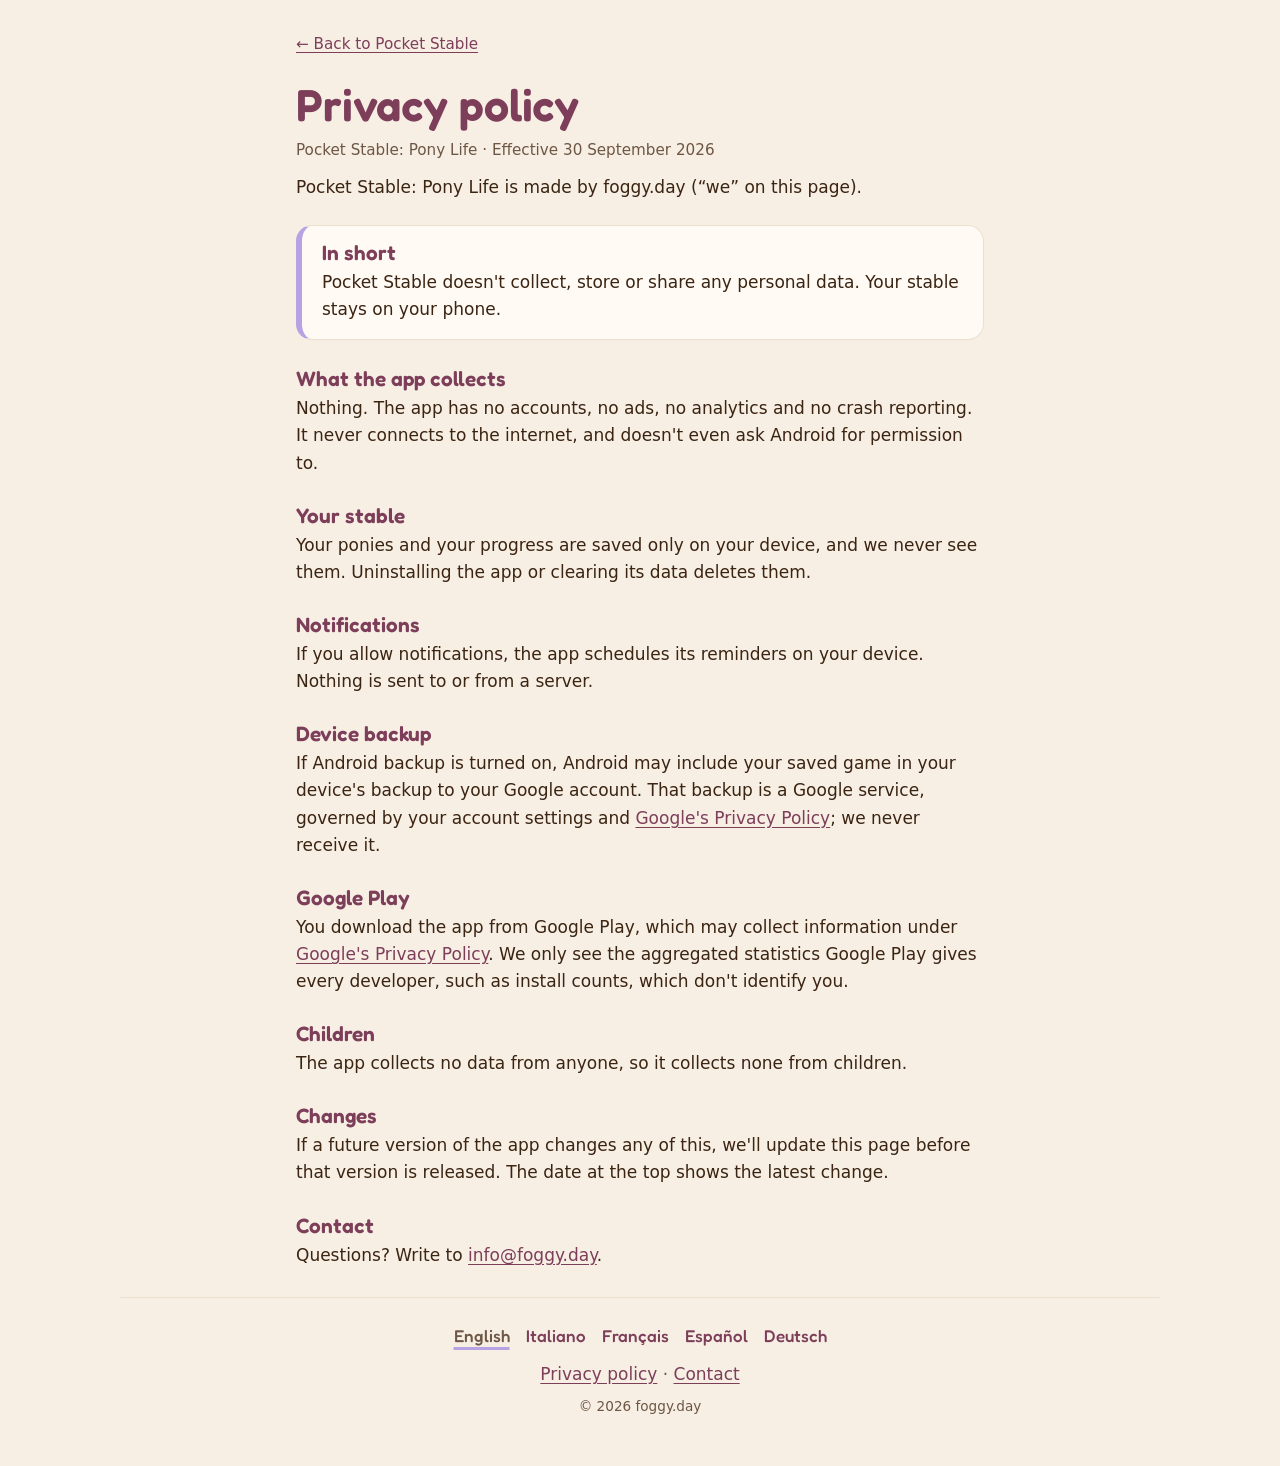
<file: docs/privacy.html>
<!doctype html>
<html lang="en">
<head>
  <meta charset="utf-8">
  <meta name="viewport" content="width=device-width, initial-scale=1">
  <title>Privacy policy · Pocket Stable</title>
  <meta name="description" content="Pocket Stable doesn&#x27;t collect, store or share any personal data. Your stable stays on your phone.">
  <meta name="theme-color" content="#B7A3E3">
  <link rel="canonical" href="https://pocketstable.foggy.day/privacy.html">
  <link rel="alternate" hreflang="en" href="https://pocketstable.foggy.day/privacy.html">
  <link rel="alternate" hreflang="it" href="https://pocketstable.foggy.day/it/privacy.html">
  <link rel="alternate" hreflang="fr" href="https://pocketstable.foggy.day/fr/privacy.html">
  <link rel="alternate" hreflang="es" href="https://pocketstable.foggy.day/es/privacy.html">
  <link rel="alternate" hreflang="de" href="https://pocketstable.foggy.day/de/privacy.html">
  <link rel="alternate" hreflang="x-default" href="https://pocketstable.foggy.day/privacy.html">
  <link rel="icon" href="favicon.png" type="image/png">
  <link rel="apple-touch-icon" href="apple-touch-icon.png">
  <link rel="preload" href="fonts/Fredoka.woff2" as="font" type="font/woff2" crossorigin>
  <link rel="stylesheet" href="style.css">
</head>
<body>
  <main class="doc">
    <p class="back"><a href="./">← Back to Pocket Stable</a></p>
    <h1>Privacy policy</h1>
    <p class="meta">Pocket Stable: Pony Life · Effective 30 September 2026</p>
    <p>Pocket Stable: Pony Life is made by foggy.day (“we” on this page).</p>
    <div class="summary">
      <h2>In short</h2>
      <p>Pocket Stable doesn&#x27;t collect, store or share any personal data. Your stable stays on your phone.</p>
    </div>
    <h2>What the app collects</h2>
    <p>Nothing. The app has no accounts, no ads, no analytics and no crash reporting. It never connects to the internet, and doesn&#x27;t even ask Android for permission to.</p>
    <h2>Your stable</h2>
    <p>Your ponies and your progress are saved only on your device, and we never see them. Uninstalling the app or clearing its data deletes them.</p>
    <h2>Notifications</h2>
    <p>If you allow notifications, the app schedules its reminders on your device. Nothing is sent to or from a server.</p>
    <h2>Device backup</h2>
    <p>If Android backup is turned on, Android may include your saved game in your device&#x27;s backup to your Google account. That backup is a Google service, governed by your account settings and <a href="https://policies.google.com/privacy?hl=en">Google&#x27;s Privacy Policy</a>; we never receive it.</p>
    <h2>Google Play</h2>
    <p>You download the app from Google Play, which may collect information under <a href="https://policies.google.com/privacy?hl=en">Google&#x27;s Privacy Policy</a>. We only see the aggregated statistics Google Play gives every developer, such as install counts, which don&#x27;t identify you.</p>
    <h2>Children</h2>
    <p>The app collects no data from anyone, so it collects none from children.</p>
    <h2>Changes</h2>
    <p>If a future version of the app changes any of this, we&#x27;ll update this page before that version is released. The date at the top shows the latest change.</p>
    <h2>Contact</h2>
    <p>Questions? Write to <a href="mailto:info@foggy.day">info@foggy.day</a>.</p>
  </main>
  <footer class="site-footer">
    <nav class="langs" aria-label="Language"><span aria-current="true">English</span> <a href="it/privacy.html" hreflang="it" lang="it">Italiano</a> <a href="fr/privacy.html" hreflang="fr" lang="fr">Français</a> <a href="es/privacy.html" hreflang="es" lang="es">Español</a> <a href="de/privacy.html" hreflang="de" lang="de">Deutsch</a></nav>
    <p><a href="privacy.html">Privacy policy</a> · <a href="mailto:info@foggy.day">Contact</a></p>
    <p class="small">© 2026 foggy.day</p>
  </footer>
</body>
</html>
</file>
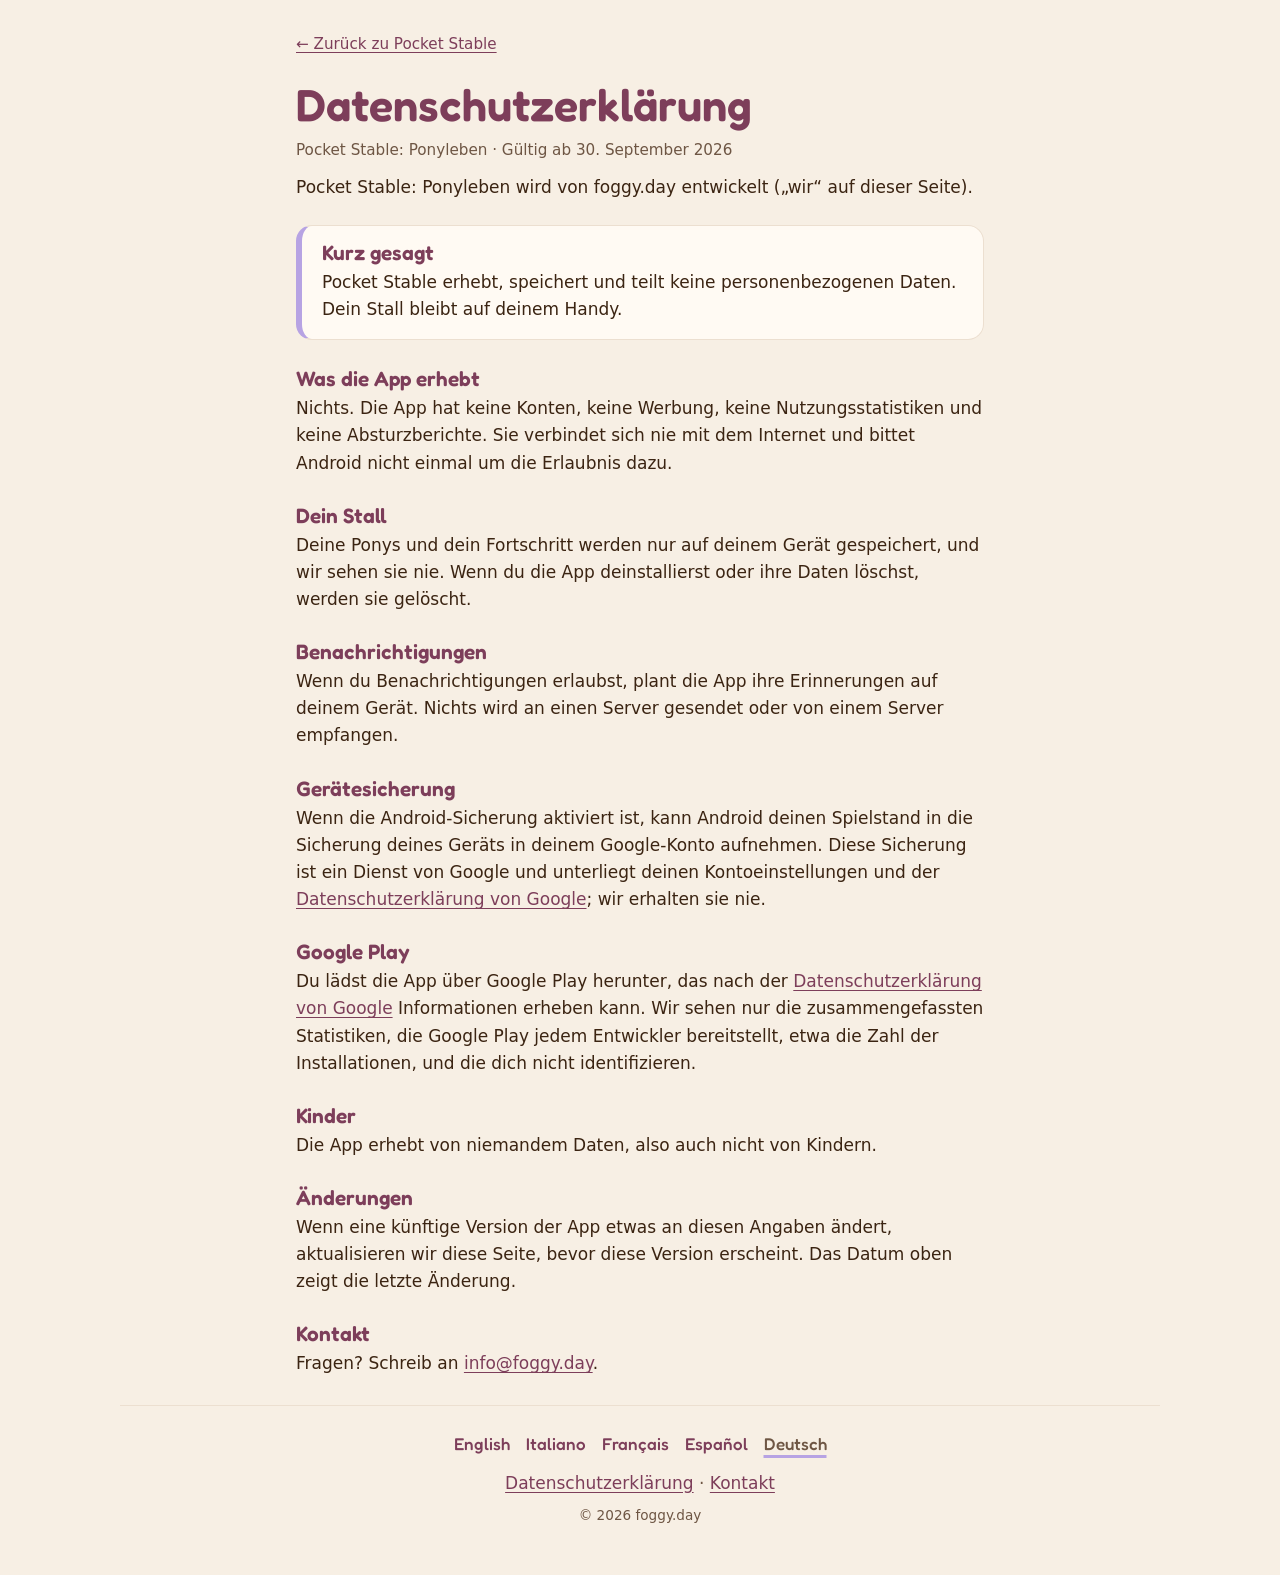
<file: docs/de/privacy.html>
<!doctype html>
<html lang="de">
<head>
  <meta charset="utf-8">
  <meta name="viewport" content="width=device-width, initial-scale=1">
  <title>Datenschutzerklärung · Pocket Stable</title>
  <meta name="description" content="Pocket Stable erhebt, speichert und teilt keine personenbezogenen Daten. Dein Stall bleibt auf deinem Handy.">
  <meta name="theme-color" content="#B7A3E3">
  <link rel="canonical" href="https://pocketstable.foggy.day/de/privacy.html">
  <link rel="alternate" hreflang="en" href="https://pocketstable.foggy.day/privacy.html">
  <link rel="alternate" hreflang="it" href="https://pocketstable.foggy.day/it/privacy.html">
  <link rel="alternate" hreflang="fr" href="https://pocketstable.foggy.day/fr/privacy.html">
  <link rel="alternate" hreflang="es" href="https://pocketstable.foggy.day/es/privacy.html">
  <link rel="alternate" hreflang="de" href="https://pocketstable.foggy.day/de/privacy.html">
  <link rel="alternate" hreflang="x-default" href="https://pocketstable.foggy.day/privacy.html">
  <link rel="icon" href="../favicon.png" type="image/png">
  <link rel="apple-touch-icon" href="../apple-touch-icon.png">
  <link rel="preload" href="../fonts/Fredoka.woff2" as="font" type="font/woff2" crossorigin>
  <link rel="stylesheet" href="../style.css">
</head>
<body>
  <main class="doc">
    <p class="back"><a href="./">← Zurück zu Pocket Stable</a></p>
    <h1>Datenschutzerklärung</h1>
    <p class="meta">Pocket Stable: Ponyleben · Gültig ab 30. September 2026</p>
    <p>Pocket Stable: Ponyleben wird von foggy.day entwickelt („wir“ auf dieser Seite).</p>
    <div class="summary">
      <h2>Kurz gesagt</h2>
      <p>Pocket Stable erhebt, speichert und teilt keine personenbezogenen Daten. Dein Stall bleibt auf deinem Handy.</p>
    </div>
    <h2>Was die App erhebt</h2>
    <p>Nichts. Die App hat keine Konten, keine Werbung, keine Nutzungsstatistiken und keine Absturzberichte. Sie verbindet sich nie mit dem Internet und bittet Android nicht einmal um die Erlaubnis dazu.</p>
    <h2>Dein Stall</h2>
    <p>Deine Ponys und dein Fortschritt werden nur auf deinem Gerät gespeichert, und wir sehen sie nie. Wenn du die App deinstallierst oder ihre Daten löschst, werden sie gelöscht.</p>
    <h2>Benachrichtigungen</h2>
    <p>Wenn du Benachrichtigungen erlaubst, plant die App ihre Erinnerungen auf deinem Gerät. Nichts wird an einen Server gesendet oder von einem Server empfangen.</p>
    <h2>Gerätesicherung</h2>
    <p>Wenn die Android-Sicherung aktiviert ist, kann Android deinen Spielstand in die Sicherung deines Geräts in deinem Google-Konto aufnehmen. Diese Sicherung ist ein Dienst von Google und unterliegt deinen Kontoeinstellungen und der <a href="https://policies.google.com/privacy?hl=de">Datenschutzerklärung von Google</a>; wir erhalten sie nie.</p>
    <h2>Google Play</h2>
    <p>Du lädst die App über Google Play herunter, das nach der <a href="https://policies.google.com/privacy?hl=de">Datenschutzerklärung von Google</a> Informationen erheben kann. Wir sehen nur die zusammengefassten Statistiken, die Google Play jedem Entwickler bereitstellt, etwa die Zahl der Installationen, und die dich nicht identifizieren.</p>
    <h2>Kinder</h2>
    <p>Die App erhebt von niemandem Daten, also auch nicht von Kindern.</p>
    <h2>Änderungen</h2>
    <p>Wenn eine künftige Version der App etwas an diesen Angaben ändert, aktualisieren wir diese Seite, bevor diese Version erscheint. Das Datum oben zeigt die letzte Änderung.</p>
    <h2>Kontakt</h2>
    <p>Fragen? Schreib an <a href="mailto:info@foggy.day">info@foggy.day</a>.</p>
  </main>
  <footer class="site-footer">
    <nav class="langs" aria-label="Sprache"><a href="../privacy.html" hreflang="en" lang="en">English</a> <a href="../it/privacy.html" hreflang="it" lang="it">Italiano</a> <a href="../fr/privacy.html" hreflang="fr" lang="fr">Français</a> <a href="../es/privacy.html" hreflang="es" lang="es">Español</a> <span aria-current="true">Deutsch</span></nav>
    <p><a href="privacy.html">Datenschutzerklärung</a> · <a href="mailto:info@foggy.day">Kontakt</a></p>
    <p class="small">© 2026 foggy.day</p>
  </footer>
</body>
</html>
</file>
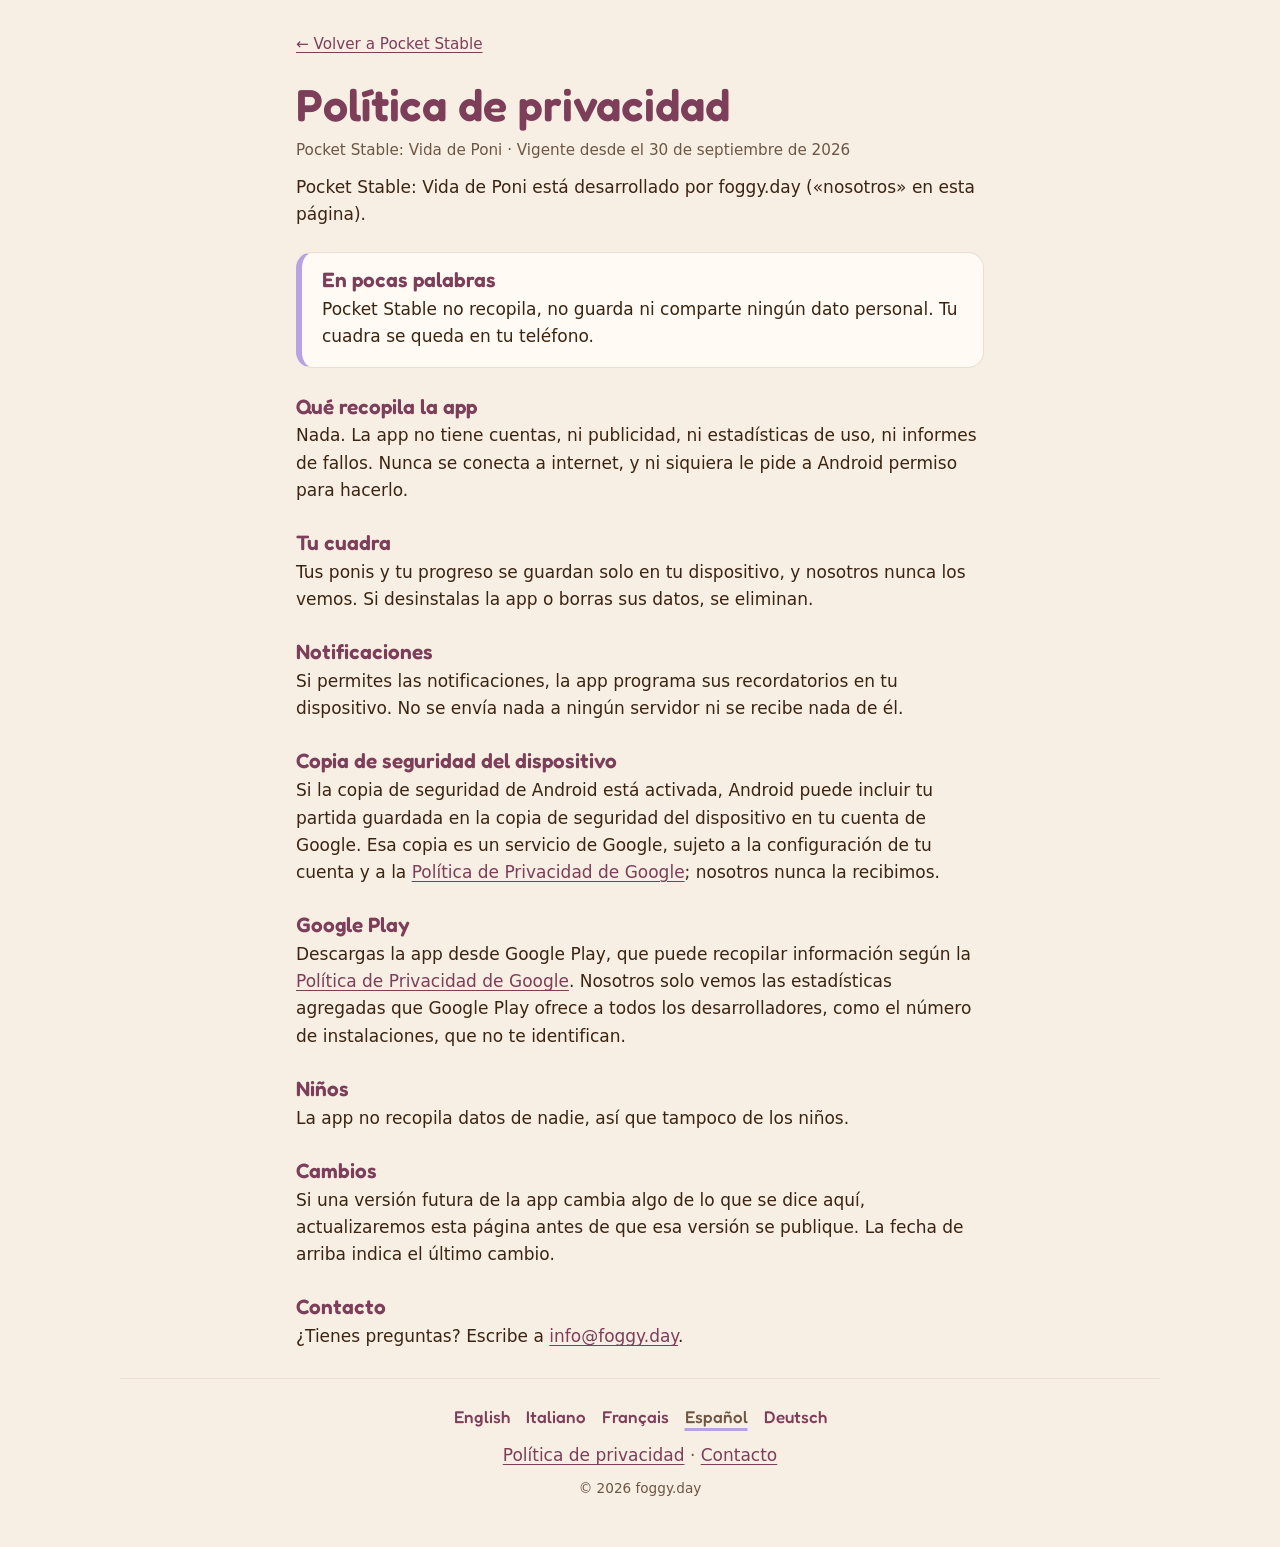
<file: docs/es/privacy.html>
<!doctype html>
<html lang="es">
<head>
  <meta charset="utf-8">
  <meta name="viewport" content="width=device-width, initial-scale=1">
  <title>Política de privacidad · Pocket Stable</title>
  <meta name="description" content="Pocket Stable no recopila, no guarda ni comparte ningún dato personal. Tu cuadra se queda en tu teléfono.">
  <meta name="theme-color" content="#B7A3E3">
  <link rel="canonical" href="https://pocketstable.foggy.day/es/privacy.html">
  <link rel="alternate" hreflang="en" href="https://pocketstable.foggy.day/privacy.html">
  <link rel="alternate" hreflang="it" href="https://pocketstable.foggy.day/it/privacy.html">
  <link rel="alternate" hreflang="fr" href="https://pocketstable.foggy.day/fr/privacy.html">
  <link rel="alternate" hreflang="es" href="https://pocketstable.foggy.day/es/privacy.html">
  <link rel="alternate" hreflang="de" href="https://pocketstable.foggy.day/de/privacy.html">
  <link rel="alternate" hreflang="x-default" href="https://pocketstable.foggy.day/privacy.html">
  <link rel="icon" href="../favicon.png" type="image/png">
  <link rel="apple-touch-icon" href="../apple-touch-icon.png">
  <link rel="preload" href="../fonts/Fredoka.woff2" as="font" type="font/woff2" crossorigin>
  <link rel="stylesheet" href="../style.css">
</head>
<body>
  <main class="doc">
    <p class="back"><a href="./">← Volver a Pocket Stable</a></p>
    <h1>Política de privacidad</h1>
    <p class="meta">Pocket Stable: Vida de Poni · Vigente desde el 30 de septiembre de 2026</p>
    <p>Pocket Stable: Vida de Poni está desarrollado por foggy.day («nosotros» en esta página).</p>
    <div class="summary">
      <h2>En pocas palabras</h2>
      <p>Pocket Stable no recopila, no guarda ni comparte ningún dato personal. Tu cuadra se queda en tu teléfono.</p>
    </div>
    <h2>Qué recopila la app</h2>
    <p>Nada. La app no tiene cuentas, ni publicidad, ni estadísticas de uso, ni informes de fallos. Nunca se conecta a internet, y ni siquiera le pide a Android permiso para hacerlo.</p>
    <h2>Tu cuadra</h2>
    <p>Tus ponis y tu progreso se guardan solo en tu dispositivo, y nosotros nunca los vemos. Si desinstalas la app o borras sus datos, se eliminan.</p>
    <h2>Notificaciones</h2>
    <p>Si permites las notificaciones, la app programa sus recordatorios en tu dispositivo. No se envía nada a ningún servidor ni se recibe nada de él.</p>
    <h2>Copia de seguridad del dispositivo</h2>
    <p>Si la copia de seguridad de Android está activada, Android puede incluir tu partida guardada en la copia de seguridad del dispositivo en tu cuenta de Google. Esa copia es un servicio de Google, sujeto a la configuración de tu cuenta y a la <a href="https://policies.google.com/privacy?hl=es">Política de Privacidad de Google</a>; nosotros nunca la recibimos.</p>
    <h2>Google Play</h2>
    <p>Descargas la app desde Google Play, que puede recopilar información según la <a href="https://policies.google.com/privacy?hl=es">Política de Privacidad de Google</a>. Nosotros solo vemos las estadísticas agregadas que Google Play ofrece a todos los desarrolladores, como el número de instalaciones, que no te identifican.</p>
    <h2>Niños</h2>
    <p>La app no recopila datos de nadie, así que tampoco de los niños.</p>
    <h2>Cambios</h2>
    <p>Si una versión futura de la app cambia algo de lo que se dice aquí, actualizaremos esta página antes de que esa versión se publique. La fecha de arriba indica el último cambio.</p>
    <h2>Contacto</h2>
    <p>¿Tienes preguntas? Escribe a <a href="mailto:info@foggy.day">info@foggy.day</a>.</p>
  </main>
  <footer class="site-footer">
    <nav class="langs" aria-label="Idioma"><a href="../privacy.html" hreflang="en" lang="en">English</a> <a href="../it/privacy.html" hreflang="it" lang="it">Italiano</a> <a href="../fr/privacy.html" hreflang="fr" lang="fr">Français</a> <span aria-current="true">Español</span> <a href="../de/privacy.html" hreflang="de" lang="de">Deutsch</a></nav>
    <p><a href="privacy.html">Política de privacidad</a> · <a href="mailto:info@foggy.day">Contacto</a></p>
    <p class="small">© 2026 foggy.day</p>
  </footer>
</body>
</html>
</file>
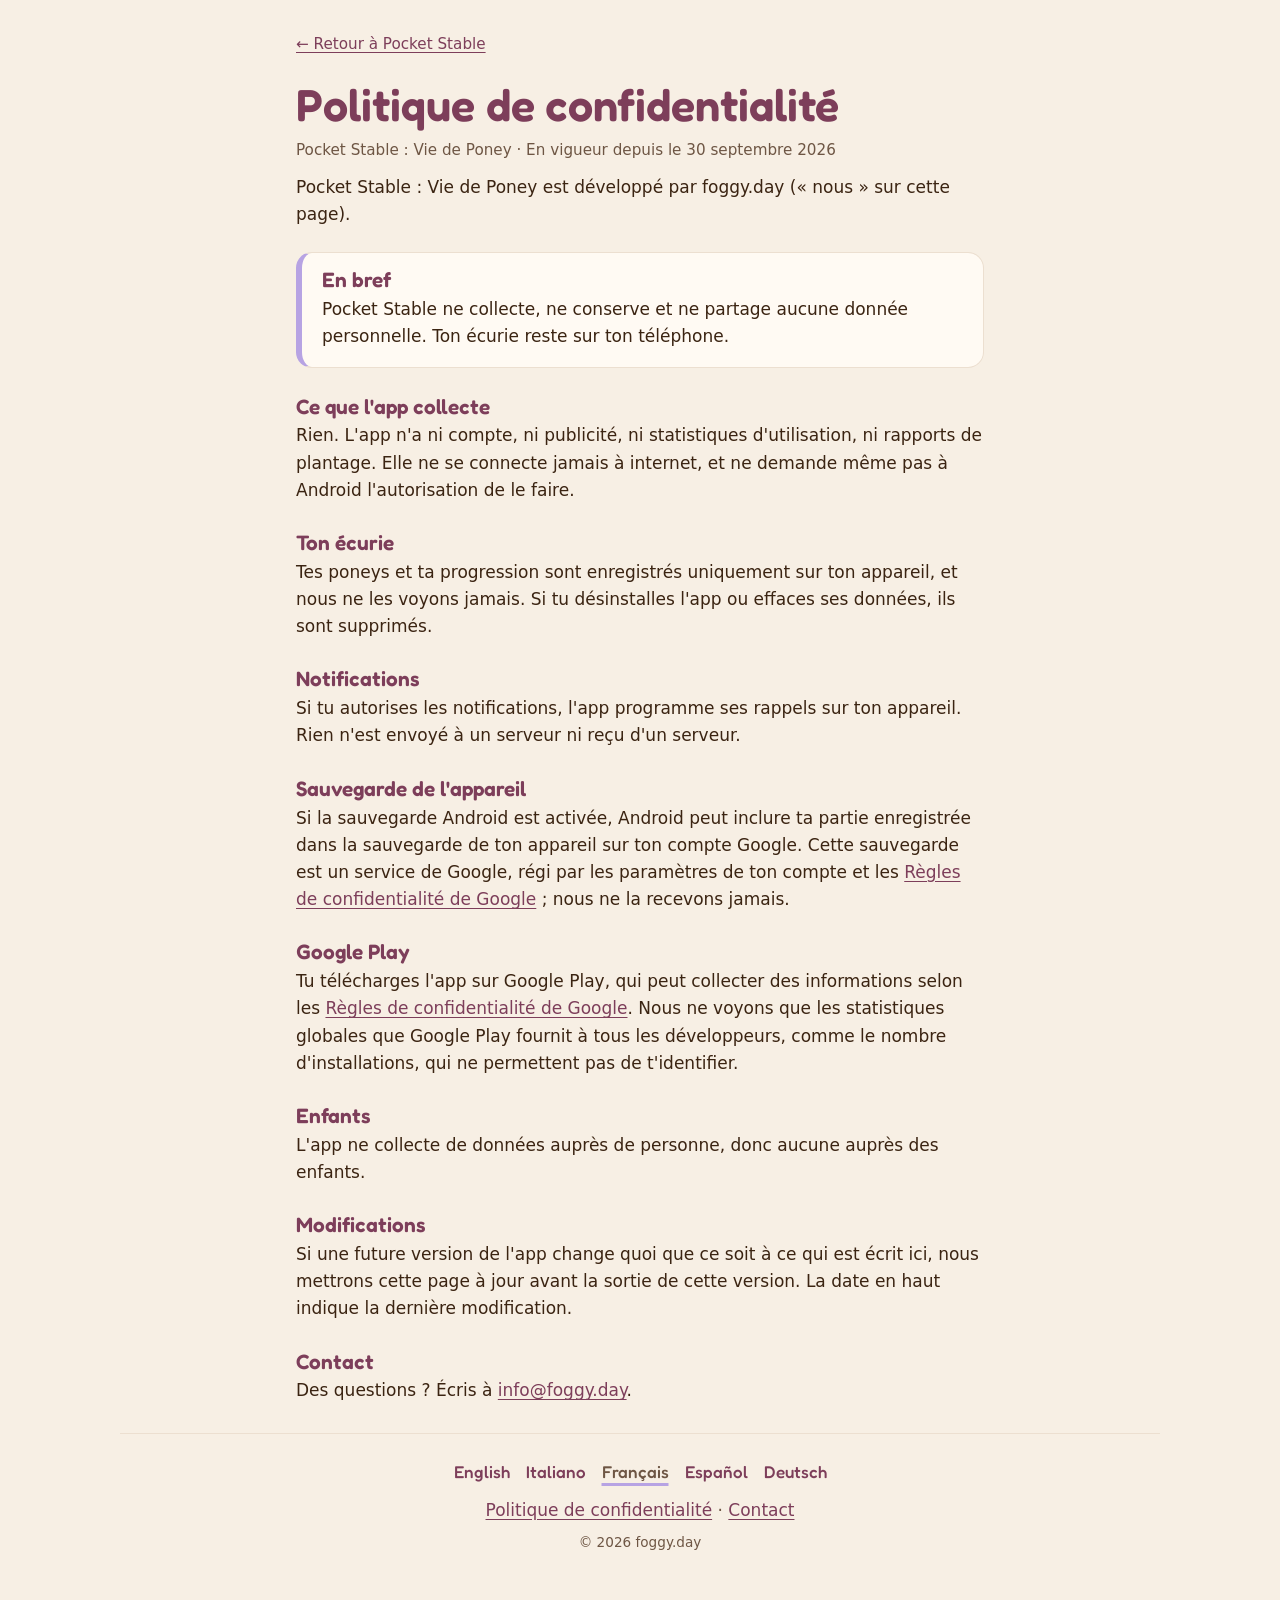
<file: docs/fr/privacy.html>
<!doctype html>
<html lang="fr">
<head>
  <meta charset="utf-8">
  <meta name="viewport" content="width=device-width, initial-scale=1">
  <title>Politique de confidentialité · Pocket Stable</title>
  <meta name="description" content="Pocket Stable ne collecte, ne conserve et ne partage aucune donnée personnelle. Ton écurie reste sur ton téléphone.">
  <meta name="theme-color" content="#B7A3E3">
  <link rel="canonical" href="https://pocketstable.foggy.day/fr/privacy.html">
  <link rel="alternate" hreflang="en" href="https://pocketstable.foggy.day/privacy.html">
  <link rel="alternate" hreflang="it" href="https://pocketstable.foggy.day/it/privacy.html">
  <link rel="alternate" hreflang="fr" href="https://pocketstable.foggy.day/fr/privacy.html">
  <link rel="alternate" hreflang="es" href="https://pocketstable.foggy.day/es/privacy.html">
  <link rel="alternate" hreflang="de" href="https://pocketstable.foggy.day/de/privacy.html">
  <link rel="alternate" hreflang="x-default" href="https://pocketstable.foggy.day/privacy.html">
  <link rel="icon" href="../favicon.png" type="image/png">
  <link rel="apple-touch-icon" href="../apple-touch-icon.png">
  <link rel="preload" href="../fonts/Fredoka.woff2" as="font" type="font/woff2" crossorigin>
  <link rel="stylesheet" href="../style.css">
</head>
<body>
  <main class="doc">
    <p class="back"><a href="./">← Retour à Pocket Stable</a></p>
    <h1>Politique de confidentialité</h1>
    <p class="meta">Pocket Stable : Vie de Poney · En vigueur depuis le 30 septembre 2026</p>
    <p>Pocket Stable : Vie de Poney est développé par foggy.day (« nous » sur cette page).</p>
    <div class="summary">
      <h2>En bref</h2>
      <p>Pocket Stable ne collecte, ne conserve et ne partage aucune donnée personnelle. Ton écurie reste sur ton téléphone.</p>
    </div>
    <h2>Ce que l&#x27;app collecte</h2>
    <p>Rien. L&#x27;app n&#x27;a ni compte, ni publicité, ni statistiques d&#x27;utilisation, ni rapports de plantage. Elle ne se connecte jamais à internet, et ne demande même pas à Android l&#x27;autorisation de le faire.</p>
    <h2>Ton écurie</h2>
    <p>Tes poneys et ta progression sont enregistrés uniquement sur ton appareil, et nous ne les voyons jamais. Si tu désinstalles l&#x27;app ou effaces ses données, ils sont supprimés.</p>
    <h2>Notifications</h2>
    <p>Si tu autorises les notifications, l&#x27;app programme ses rappels sur ton appareil. Rien n&#x27;est envoyé à un serveur ni reçu d&#x27;un serveur.</p>
    <h2>Sauvegarde de l&#x27;appareil</h2>
    <p>Si la sauvegarde Android est activée, Android peut inclure ta partie enregistrée dans la sauvegarde de ton appareil sur ton compte Google. Cette sauvegarde est un service de Google, régi par les paramètres de ton compte et les <a href="https://policies.google.com/privacy?hl=fr">Règles de confidentialité de Google</a> ; nous ne la recevons jamais.</p>
    <h2>Google Play</h2>
    <p>Tu télécharges l&#x27;app sur Google Play, qui peut collecter des informations selon les <a href="https://policies.google.com/privacy?hl=fr">Règles de confidentialité de Google</a>. Nous ne voyons que les statistiques globales que Google Play fournit à tous les développeurs, comme le nombre d&#x27;installations, qui ne permettent pas de t&#x27;identifier.</p>
    <h2>Enfants</h2>
    <p>L&#x27;app ne collecte de données auprès de personne, donc aucune auprès des enfants.</p>
    <h2>Modifications</h2>
    <p>Si une future version de l&#x27;app change quoi que ce soit à ce qui est écrit ici, nous mettrons cette page à jour avant la sortie de cette version. La date en haut indique la dernière modification.</p>
    <h2>Contact</h2>
    <p>Des questions ? Écris à <a href="mailto:info@foggy.day">info@foggy.day</a>.</p>
  </main>
  <footer class="site-footer">
    <nav class="langs" aria-label="Langue"><a href="../privacy.html" hreflang="en" lang="en">English</a> <a href="../it/privacy.html" hreflang="it" lang="it">Italiano</a> <span aria-current="true">Français</span> <a href="../es/privacy.html" hreflang="es" lang="es">Español</a> <a href="../de/privacy.html" hreflang="de" lang="de">Deutsch</a></nav>
    <p><a href="privacy.html">Politique de confidentialité</a> · <a href="mailto:info@foggy.day">Contact</a></p>
    <p class="small">© 2026 foggy.day</p>
  </footer>
</body>
</html>
</file>
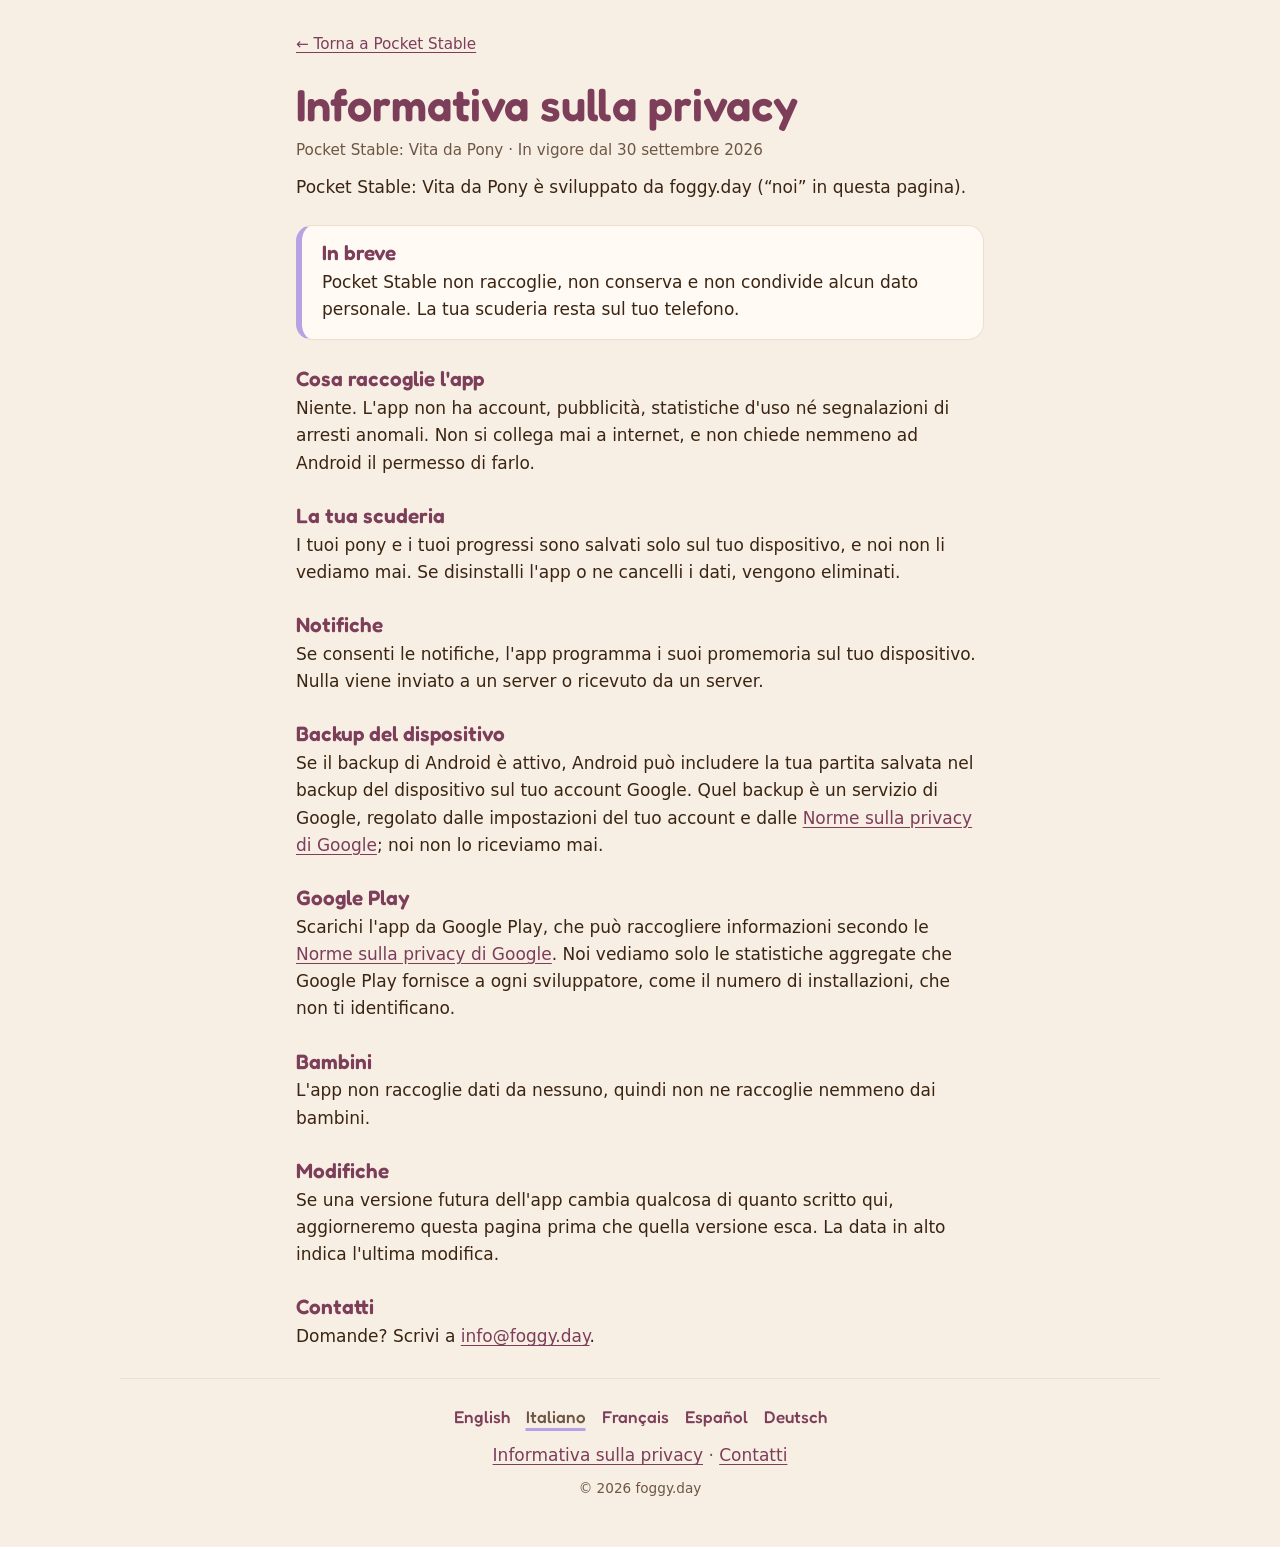
<file: docs/it/privacy.html>
<!doctype html>
<html lang="it">
<head>
  <meta charset="utf-8">
  <meta name="viewport" content="width=device-width, initial-scale=1">
  <title>Informativa sulla privacy · Pocket Stable</title>
  <meta name="description" content="Pocket Stable non raccoglie, non conserva e non condivide alcun dato personale. La tua scuderia resta sul tuo telefono.">
  <meta name="theme-color" content="#B7A3E3">
  <link rel="canonical" href="https://pocketstable.foggy.day/it/privacy.html">
  <link rel="alternate" hreflang="en" href="https://pocketstable.foggy.day/privacy.html">
  <link rel="alternate" hreflang="it" href="https://pocketstable.foggy.day/it/privacy.html">
  <link rel="alternate" hreflang="fr" href="https://pocketstable.foggy.day/fr/privacy.html">
  <link rel="alternate" hreflang="es" href="https://pocketstable.foggy.day/es/privacy.html">
  <link rel="alternate" hreflang="de" href="https://pocketstable.foggy.day/de/privacy.html">
  <link rel="alternate" hreflang="x-default" href="https://pocketstable.foggy.day/privacy.html">
  <link rel="icon" href="../favicon.png" type="image/png">
  <link rel="apple-touch-icon" href="../apple-touch-icon.png">
  <link rel="preload" href="../fonts/Fredoka.woff2" as="font" type="font/woff2" crossorigin>
  <link rel="stylesheet" href="../style.css">
</head>
<body>
  <main class="doc">
    <p class="back"><a href="./">← Torna a Pocket Stable</a></p>
    <h1>Informativa sulla privacy</h1>
    <p class="meta">Pocket Stable: Vita da Pony · In vigore dal 30 settembre 2026</p>
    <p>Pocket Stable: Vita da Pony è sviluppato da foggy.day (“noi” in questa pagina).</p>
    <div class="summary">
      <h2>In breve</h2>
      <p>Pocket Stable non raccoglie, non conserva e non condivide alcun dato personale. La tua scuderia resta sul tuo telefono.</p>
    </div>
    <h2>Cosa raccoglie l&#x27;app</h2>
    <p>Niente. L&#x27;app non ha account, pubblicità, statistiche d&#x27;uso né segnalazioni di arresti anomali. Non si collega mai a internet, e non chiede nemmeno ad Android il permesso di farlo.</p>
    <h2>La tua scuderia</h2>
    <p>I tuoi pony e i tuoi progressi sono salvati solo sul tuo dispositivo, e noi non li vediamo mai. Se disinstalli l&#x27;app o ne cancelli i dati, vengono eliminati.</p>
    <h2>Notifiche</h2>
    <p>Se consenti le notifiche, l&#x27;app programma i suoi promemoria sul tuo dispositivo. Nulla viene inviato a un server o ricevuto da un server.</p>
    <h2>Backup del dispositivo</h2>
    <p>Se il backup di Android è attivo, Android può includere la tua partita salvata nel backup del dispositivo sul tuo account Google. Quel backup è un servizio di Google, regolato dalle impostazioni del tuo account e dalle <a href="https://policies.google.com/privacy?hl=it">Norme sulla privacy di Google</a>; noi non lo riceviamo mai.</p>
    <h2>Google Play</h2>
    <p>Scarichi l&#x27;app da Google Play, che può raccogliere informazioni secondo le <a href="https://policies.google.com/privacy?hl=it">Norme sulla privacy di Google</a>. Noi vediamo solo le statistiche aggregate che Google Play fornisce a ogni sviluppatore, come il numero di installazioni, che non ti identificano.</p>
    <h2>Bambini</h2>
    <p>L&#x27;app non raccoglie dati da nessuno, quindi non ne raccoglie nemmeno dai bambini.</p>
    <h2>Modifiche</h2>
    <p>Se una versione futura dell&#x27;app cambia qualcosa di quanto scritto qui, aggiorneremo questa pagina prima che quella versione esca. La data in alto indica l&#x27;ultima modifica.</p>
    <h2>Contatti</h2>
    <p>Domande? Scrivi a <a href="mailto:info@foggy.day">info@foggy.day</a>.</p>
  </main>
  <footer class="site-footer">
    <nav class="langs" aria-label="Lingua"><a href="../privacy.html" hreflang="en" lang="en">English</a> <span aria-current="true">Italiano</span> <a href="../fr/privacy.html" hreflang="fr" lang="fr">Français</a> <a href="../es/privacy.html" hreflang="es" lang="es">Español</a> <a href="../de/privacy.html" hreflang="de" lang="de">Deutsch</a></nav>
    <p><a href="privacy.html">Informativa sulla privacy</a> · <a href="mailto:info@foggy.day">Contatti</a></p>
    <p class="small">© 2026 foggy.day</p>
  </footer>
</body>
</html>
</file>
<file: docs/style.css>
/* Pocket Stable, option B: a day in the paddock. The art is the app's own:
   PonyPainter's ponies and PaddockPainter's day, sunset and night, rendered
   large. Paper sections use the stall palette's warm wall and planks. */
@font-face {
  font-family: "Fredoka";
  src: url("fonts/Fredoka.woff2") format("woff2");
  font-weight: 300 700;
  font-display: swap;
}

:root {
  color-scheme: light;
  --paper: #f7efe4;          /* StallPalette.light.wall */
  --paper-deep: #ecdfd0;     /* planks */
  --post: #c9ac92;
  --edge: #8a6e58;
  --ink: #3b2412;            /* stall ink */
  --ink-soft: #6e5644;
  --plum: #7d3e5a;
  --lavender: #b7a3e3;
  --day-sky: #bee2f6;
  --sunset-sky: #7c87b3;
  --night-sky: #6e7ec0;
  --night-ground: #437263;
  --night-deep: #2f4f4a;
}

* { box-sizing: border-box; }
html { -webkit-text-size-adjust: 100%; }

body {
  margin: 0;
  background: var(--paper);
  color: var(--ink);
  font: 17px/1.6 system-ui, -apple-system, "Segoe UI", Roboto, sans-serif;
  overflow-x: hidden;
}
body.home { background: var(--night-deep); }
.paper { background: var(--paper); }

h1, h2, .sub, .tagline, .soon, .closing, .langs, .caption, .growth span {
  font-family: "Fredoka", system-ui, sans-serif;
}
h1, h2 { color: var(--plum); font-weight: 600; line-height: 1.1; margin: 0; }
h2 { font-size: clamp(1.6rem, 5vw, 2.2rem); margin-bottom: 14px; }
a { color: var(--plum); text-underline-offset: 3px; }

.wrap { max-width: 1040px; margin: 0 auto; padding: 0 16px; }
.narrow { max-width: 680px; }

ul { margin: 0; padding: 0; list-style: none; }
.card li, .care li { position: relative; padding-left: 30px; margin: 10px 0; }
.card li::before, .care li::before {
  content: "";
  position: absolute;
  left: 2px;
  top: 0.35em;
  width: 16px;
  height: 16px;
  background: center / contain no-repeat url("data:image/svg+xml,%3Csvg xmlns='http://www.w3.org/2000/svg' viewBox='0 0 24 24'%3E%3Cpath fill='%23b7a3e3' d='M12 21s-7.5-4.6-9.6-9.2C.9 8.4 3 4.5 6.7 4.5c2.1 0 3.6 1.2 4.3 2.6.7-1.4 2.2-2.6 4.3-2.6 3.7 0 5.8 3.9 4.3 7.3C19.5 16.4 12 21 12 21z'/%3E%3C/svg%3E");
}

/* ---------- Scenes: the paddock art sits on the bottom edge, and a flat
   colour matching its top continues the sky above it. ---------- */
.scene {
  position: relative;
  background-repeat: no-repeat;
  background-position: center bottom;
  background-size: max(100%, 960px) auto;
}
.scene.day    { background-color: var(--day-sky);    background-image: url("img/paddock/day.webp"); }
.scene.sunset { background-color: var(--sunset-sky); background-image: url("img/paddock/sunset.webp"); }
.scene.night  { background-color: var(--night-sky);  background-image: url("img/paddock/night.webp"); }

.herd {
  position: relative;
  display: flex;
  justify-content: center;
  align-items: flex-end;
  gap: 0;
  margin: 0 auto;
  padding: 0 8px 36px;
  max-width: 1040px;
}
.pony { display: block; height: auto; }
.flip { transform: scaleX(-1); }

/* Hero */
.hero { padding-top: 40px; text-align: center; }
.icon {
  width: 112px;
  height: 112px;
  border-radius: 30%;
  background: var(--lavender);
  box-shadow: 0 8px 24px rgba(59, 36, 18, 0.18);
}
.hero h1 { font-size: clamp(2.6rem, 10vw, 4.4rem); margin-top: 16px; }
.sub { margin: 4px 0 0; font-size: clamp(1.2rem, 4vw, 1.6rem); font-weight: 500; color: #9c5f7b; }
.tagline {
  margin: 18px auto 0;
  max-width: 30ch;
  font-size: clamp(1.2rem, 3.6vw, 1.45rem);
  font-weight: 500;
  line-height: 1.35;
  color: var(--ink);
}
.soon {
  display: inline-block;
  margin: 22px 0 0;
  padding: 10px 22px;
  border-radius: 999px;
  background: var(--plum);
  color: #fff;
  font-weight: 500;
  box-shadow: 0 6px 16px rgba(125, 62, 90, 0.25);
}
.hero .herd { margin-top: 36px; }
.hero .herd { padding-left: 0; padding-right: 0; }
.hero .pony { width: 22%; max-width: 230px; margin: 0 -1.5%; }
.hero .h2 { width: 14%; max-width: 136px; }
.hero .h1, .hero .h5 { width: 20%; max-width: 196px; margin-bottom: 14px; }

/* Paper sections */
.paper { padding: 56px 0; }
.intro { font-size: 1.15rem; text-align: center; padding-bottom: 24px; }
.intro p { margin: 0 0 14px; }

.care { padding-top: 24px; }
.split { display: grid; gap: 24px; align-items: center; }
.care-art { position: relative; width: min(84%, 360px); margin: 0 auto; padding-top: 16px; }
.care-pony { width: 100%; }
/* The three care actions, in the app's button order, on the empty sky at
   the pony's upper left: over the background, never over the pony. */
.bubbles { position: absolute; top: 0; left: 0; display: flex; gap: 10px; }
.bubble {
  display: grid;
  place-items: center;
  width: 50px;
  height: 50px;
  border-radius: 50%;
  background: #fbe3ec;
  box-shadow: 0 4px 12px rgba(59, 36, 18, 0.14);
  font-size: 24px;
  line-height: 1;
}
.b2 { background: #e3f0fb; }
.b3 { background: #efe8fb; }

/* Growth: the three ages to scale, on the sunset grass */
.card {
  background: rgba(255, 251, 246, 0.92);
  border-radius: 24px;
  padding: 24px 22px 18px;
  box-shadow: 0 10px 30px rgba(40, 30, 60, 0.18);
  max-width: 640px;
}
.grow { padding-top: 56px; }
.grow .card { margin: 0 16px; }
.growth { list-style: none; gap: 3%; margin-top: 40px; }
.growth li { display: flex; flex-direction: column; align-items: center; justify-content: flex-end; }
.growth span {
  margin-top: 6px;
  padding: 2px 12px;
  border-radius: 999px;
  background: rgba(255, 251, 246, 0.9);
  color: var(--plum);
  font-weight: 600;
  font-size: 0.95rem;
}
.g1 { width: 19%; } .g2 { width: 26%; } .g3 { width: 33%; }
.growth { max-width: 820px; }
.growth .pony { width: 100%; }

/* Stable: every pony in its own box */
.stable { text-align: center; }
.boxes {
  display: grid;
  grid-template-columns: repeat(2, minmax(0, 1fr));
  gap: 12px;
  margin-top: 28px;
  padding: 0 16px;
  list-style: none;
}
.box {
  aspect-ratio: 5 / 4;
  display: flex;
  align-items: flex-end;
  justify-content: center;
  padding: 10px 10px 8px;
  border: 6px solid var(--post);
  border-top-width: 12px;
  border-radius: 10px;
  background:
    linear-gradient(transparent 78%, #d9b04a33 78%),
    repeating-linear-gradient(0deg, var(--paper-deep) 0 22px, #e2d2c0 22px 24px);
  box-shadow: inset 0 0 0 1px var(--edge);
  min-width: 0;
  overflow: hidden;
}
.box .pony { width: auto; max-width: 92%; max-height: 100%; object-fit: contain; }
.caption { margin: 18px 0 0; color: var(--plum); font-weight: 500; font-size: 1.15rem; }

/* Night: the bond, and the page ends under the stars */
.bond { padding-top: 64px; }
.card.dark { background: rgba(35, 45, 90, 0.55); color: #f3f1ff; box-shadow: none; margin: 0 16px; }
.card.dark h2 { color: #fff4c8; }
.card.dark p { margin: 0; }
.bond .herd { margin-top: 48px; }
.bond .pony { width: 31%; max-width: 230px; margin: 0 1%; }
.bond .s2 { width: 26%; max-width: 190px; }

.night-tail {
  background: linear-gradient(var(--night-ground), var(--night-deep));
  color: #e7f1ec;
  text-align: center;
  padding: 8px 16px 0;
}
.closing {
  max-width: 30ch;
  margin: 0 auto;
  padding: 24px 0 8px;
  font-size: 1.3rem;
  font-weight: 500;
  line-height: 1.4;
}

/* Footer: shared markup; light on the night ground, dark on paper */
.site-footer {
  max-width: 1040px;
  margin: 0 auto;
  padding: 24px 16px 40px;
  text-align: center;
  color: var(--ink-soft);
  border-top: 1px solid var(--paper-deep);
}
.site-footer p { margin: 8px 0; }
.langs { display: flex; flex-wrap: wrap; justify-content: center; gap: 6px 16px; font-weight: 500; margin-bottom: 12px; }
.langs a { text-decoration: none; }
.langs [aria-current] { text-decoration: underline; text-decoration-color: var(--lavender); text-decoration-thickness: 3px; text-underline-offset: 5px; }
.small { font-size: 0.85rem; }
.night-tail .site-footer { color: #cfe0d8; border-top-color: rgba(255, 255, 255, 0.15); }
.night-tail a { color: #fff4c8; }
.night-tail .langs [aria-current] { color: #fff; }

/* Privacy policy: a paper page */
.doc { max-width: 720px; margin: 0 auto; padding: 32px 16px 16px; }
.doc h1 { font-size: clamp(2rem, 7vw, 2.8rem); }
.doc h2 { font-size: 1.3rem; margin: 28px 0 4px; }
.doc p { margin: 0 0 12px; }
.back { font-size: 0.95rem; margin-bottom: 24px !important; }
.meta { color: var(--ink-soft); font-size: 0.95rem; margin-top: 8px !important; }
.summary {
  background: #fffaf3;
  border: 1px solid var(--paper-deep);
  border-left: 6px solid var(--lavender);
  border-radius: 16px;
  padding: 16px 20px 4px;
  margin: 24px 0 8px;
}
.summary h2 { margin-top: 0; }
.doc a { overflow-wrap: anywhere; }

@media (min-width: 760px) {
  .hero .pony { width: 25%; }
  .hero .h2 { width: 16%; }
  .hero .h1, .hero .h5 { width: 23%; }
  .hero { padding-top: 64px; }
  .split { grid-template-columns: 1.1fr 1fr; gap: 48px; }
  .grow .card, .card.dark { margin: 0 auto; }
  .boxes { grid-template-columns: repeat(4, minmax(0, 1fr)); gap: 16px; }
  .paper { padding: 80px 0; }
  .intro { padding-bottom: 24px; }
  .care { padding-top: 24px; }
}
</file>
